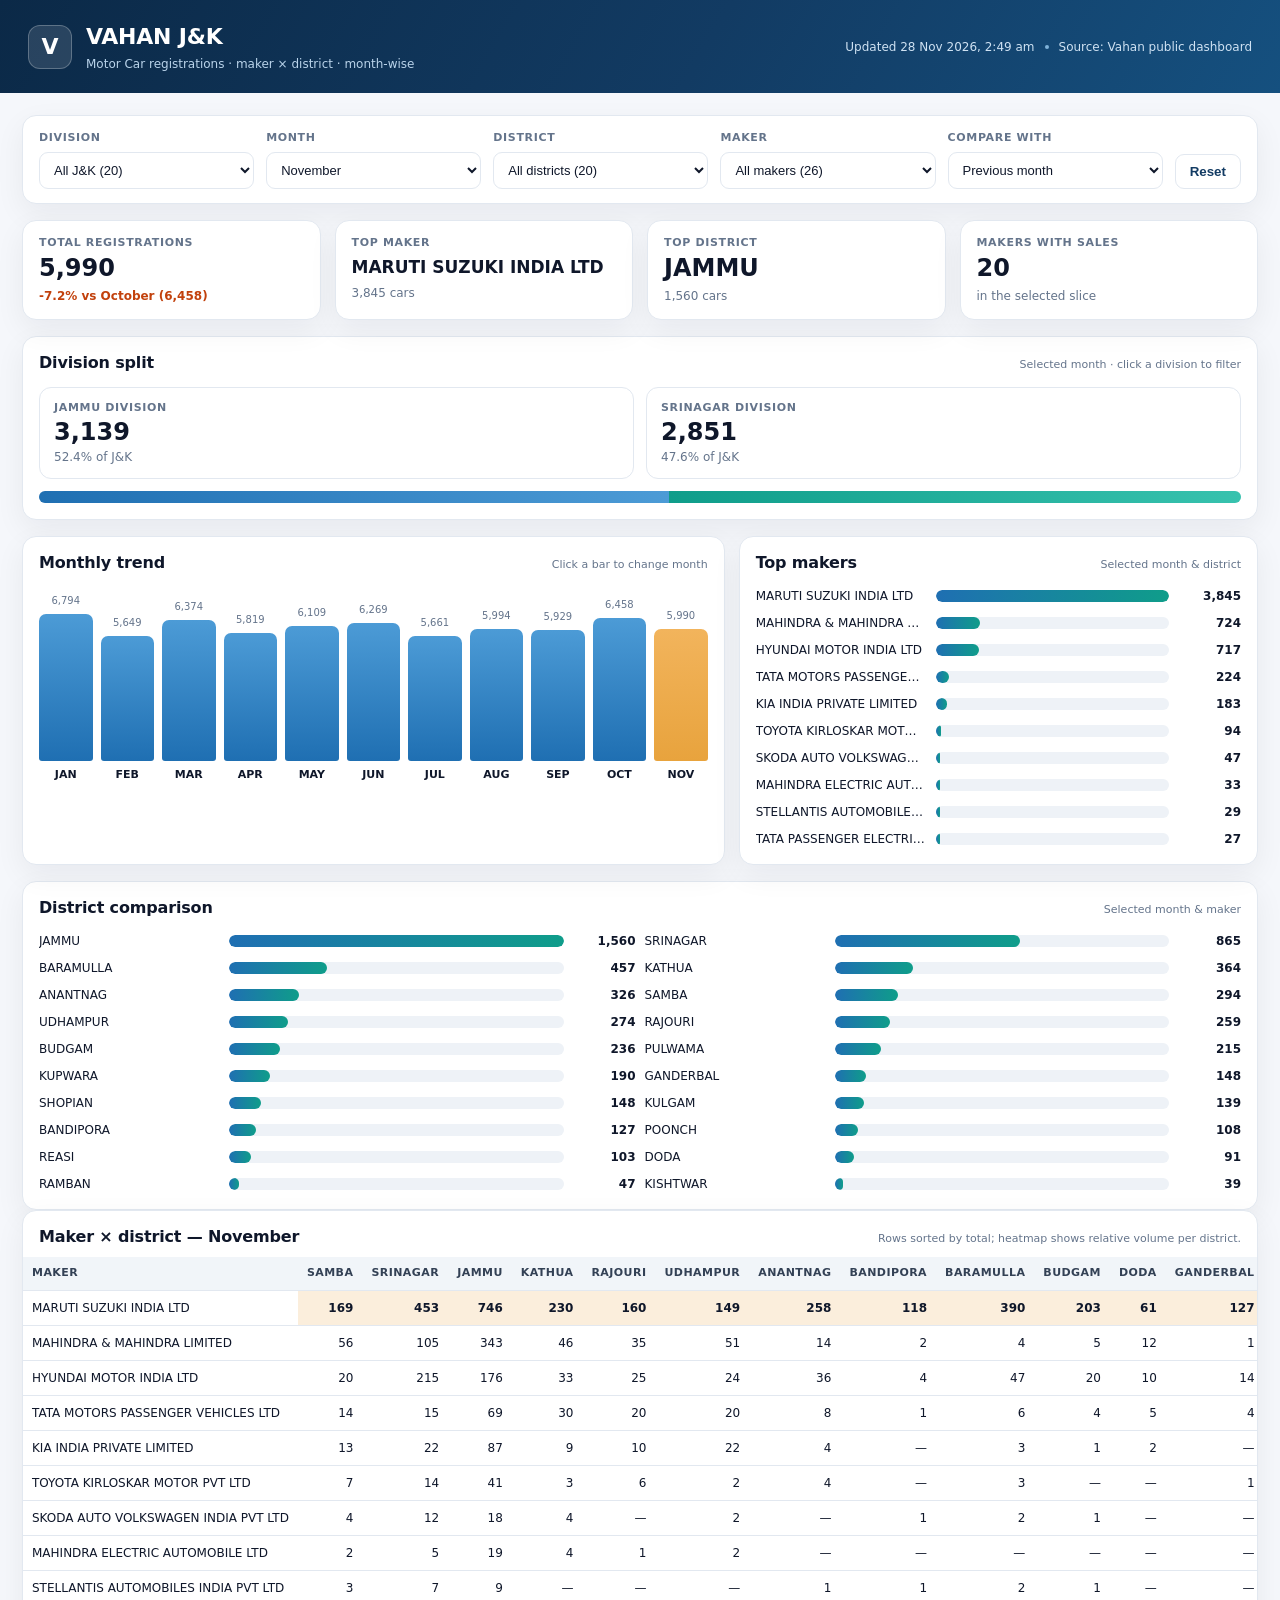
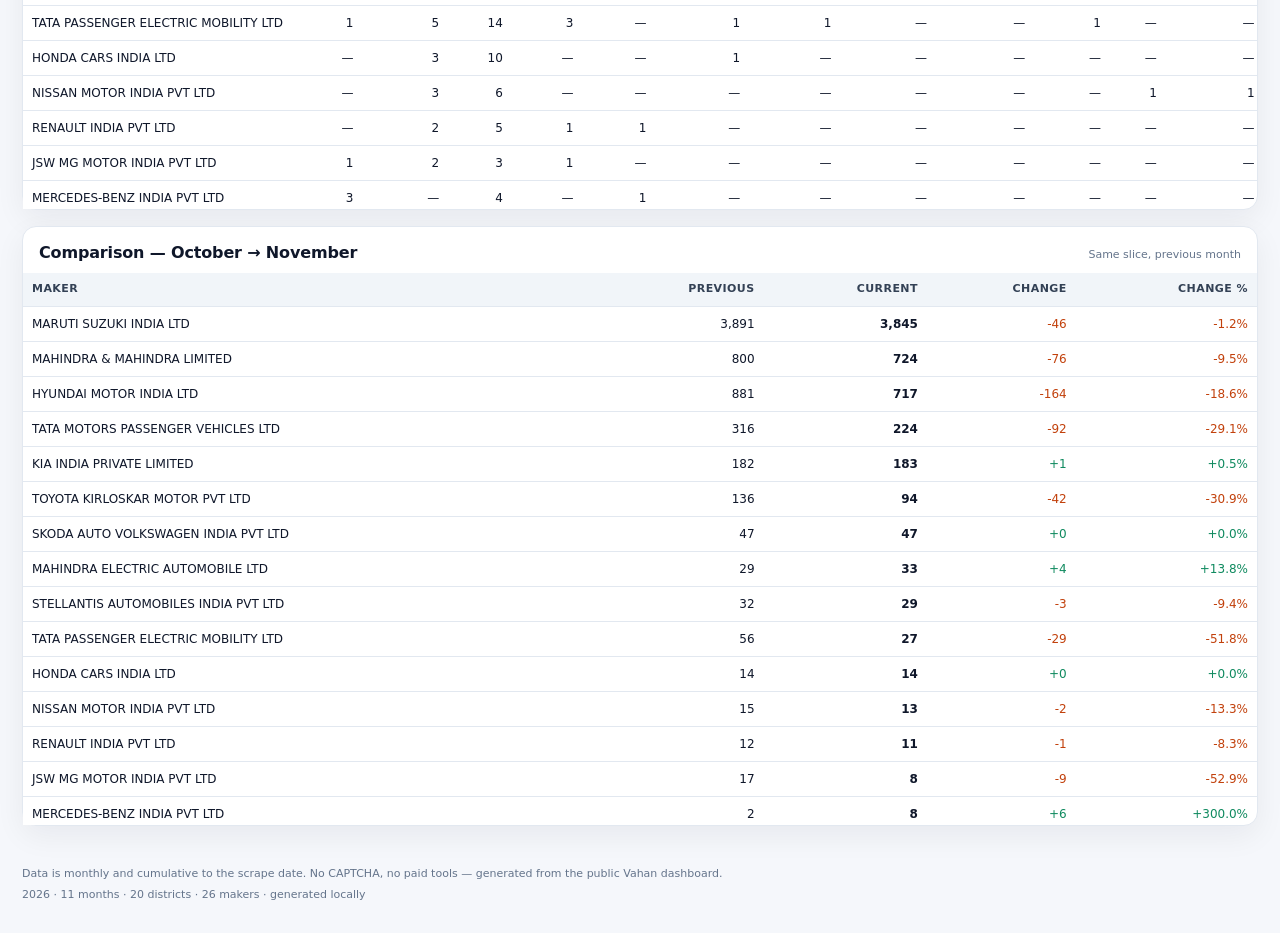
<file: index.html>
<!doctype html>
<html lang="en">
<head>
<meta charset="utf-8" />
<meta name="viewport" content="width=device-width, initial-scale=1" />
<title>VAHAN J&amp;K — Motor Car Dashboard</title>
<link rel="stylesheet" href="styles.css" />
</head>
<body>
<header class="topbar">
  <div class="brand">
    <div class="mark">V</div>
    <div>
      <h1>VAHAN J&amp;K</h1>
      <p>Motor Car registrations · maker × district · month-wise</p>
    </div>
  </div>
  <div class="meta">
    <span id="updated">Loading…</span>
    <span class="dot"></span>
    <span>Source: Vahan public dashboard</span>
  </div>
</header>

<main>
  <section class="filters card">
    <label>Division
      <select id="division"></select>
    </label>
    <label>Month
      <select id="month"></select>
    </label>
    <label>District
      <select id="district"></select>
    </label>
    <label>Maker
      <select id="maker"></select>
    </label>
    <label>Compare with
      <select id="compare">
        <option value="prev">Previous month</option>
        <option value="none">No comparison</option>
      </select>
    </label>
    <button id="reset" class="ghost" type="button">Reset</button>
  </section>

  <section class="kpis">
    <div class="kpi card">
      <span class="label">Total registrations</span>
      <strong id="kpiTotal">—</strong>
      <small id="kpiDelta" class="muted">—</small>
    </div>
    <div class="kpi card">
      <span class="label">Top maker</span>
      <strong id="kpiMaker">—</strong>
      <small id="kpiMakerValue" class="muted">—</small>
    </div>
    <div class="kpi card">
      <span class="label">Top district</span>
      <strong id="kpiDistrict">—</strong>
      <small id="kpiDistrictValue" class="muted">—</small>
    </div>
    <div class="kpi card">
      <span class="label">Makers with sales</span>
      <strong id="kpiMakers">—</strong>
      <small class="muted">in the selected slice</small>
    </div>
  </section>

  <section class="card division-card">
    <div class="card-head">
      <h2>Division split</h2>
      <span class="hint">Selected month · click a division to filter</span>
    </div>
    <div class="division-split">
      <button class="division-tile" id="divJammu" type="button">
        <span class="div-name">Jammu Division</span>
        <strong id="divJammuTotal">—</strong>
        <span id="divJammuPct" class="muted">—</span>
      </button>
      <button class="division-tile" id="divSrinagar" type="button">
        <span class="div-name">Srinagar Division</span>
        <strong id="divSrinagarTotal">—</strong>
        <span id="divSrinagarPct" class="muted">—</span>
      </button>
    </div>
    <div class="split-track" aria-hidden="true">
      <span id="splitJammu"></span>
      <span id="splitSrinagar"></span>
    </div>
  </section>

  <section class="two-col">
    <div class="card">
      <div class="card-head">
        <h2>Monthly trend</h2>
        <span class="hint">Click a bar to change month</span>
      </div>
      <div id="trend" class="trend"></div>
    </div>
    <div class="card">
      <div class="card-head">
        <h2>Top makers</h2>
        <span class="hint">Selected month &amp; district</span>
      </div>
      <div id="topMakers" class="bars"></div>
    </div>
  </section>

  <section class="card">
    <div class="card-head">
      <h2>District comparison</h2>
      <span class="hint">Selected month &amp; maker</span>
    </div>
    <div id="districtBars" class="bars district-bars"></div>
  </section>

  <section class="card">
    <div class="card-head">
      <h2 id="matrixTitle">Maker × district</h2>
      <span class="hint" id="matrixHint"></span>
    </div>
    <div class="table-wrap">
      <table id="matrix"></table>
    </div>
  </section>

  <section class="card" id="compareCard">
    <div class="card-head">
      <h2 id="compareTitle">Month comparison</h2>
      <span class="hint">Same slice, previous month</span>
    </div>
    <div class="table-wrap">
      <table id="compareTable"></table>
    </div>
  </section>
</main>

<footer>
  <p>Data is monthly and cumulative to the scrape date. No CAPTCHA, no paid tools — generated from the public Vahan dashboard.</p>
  <p id="footerMeta"></p>
</footer>

<script src="data.js"></script>
<script src="app.js"></script>
</body>
</html>
</file>
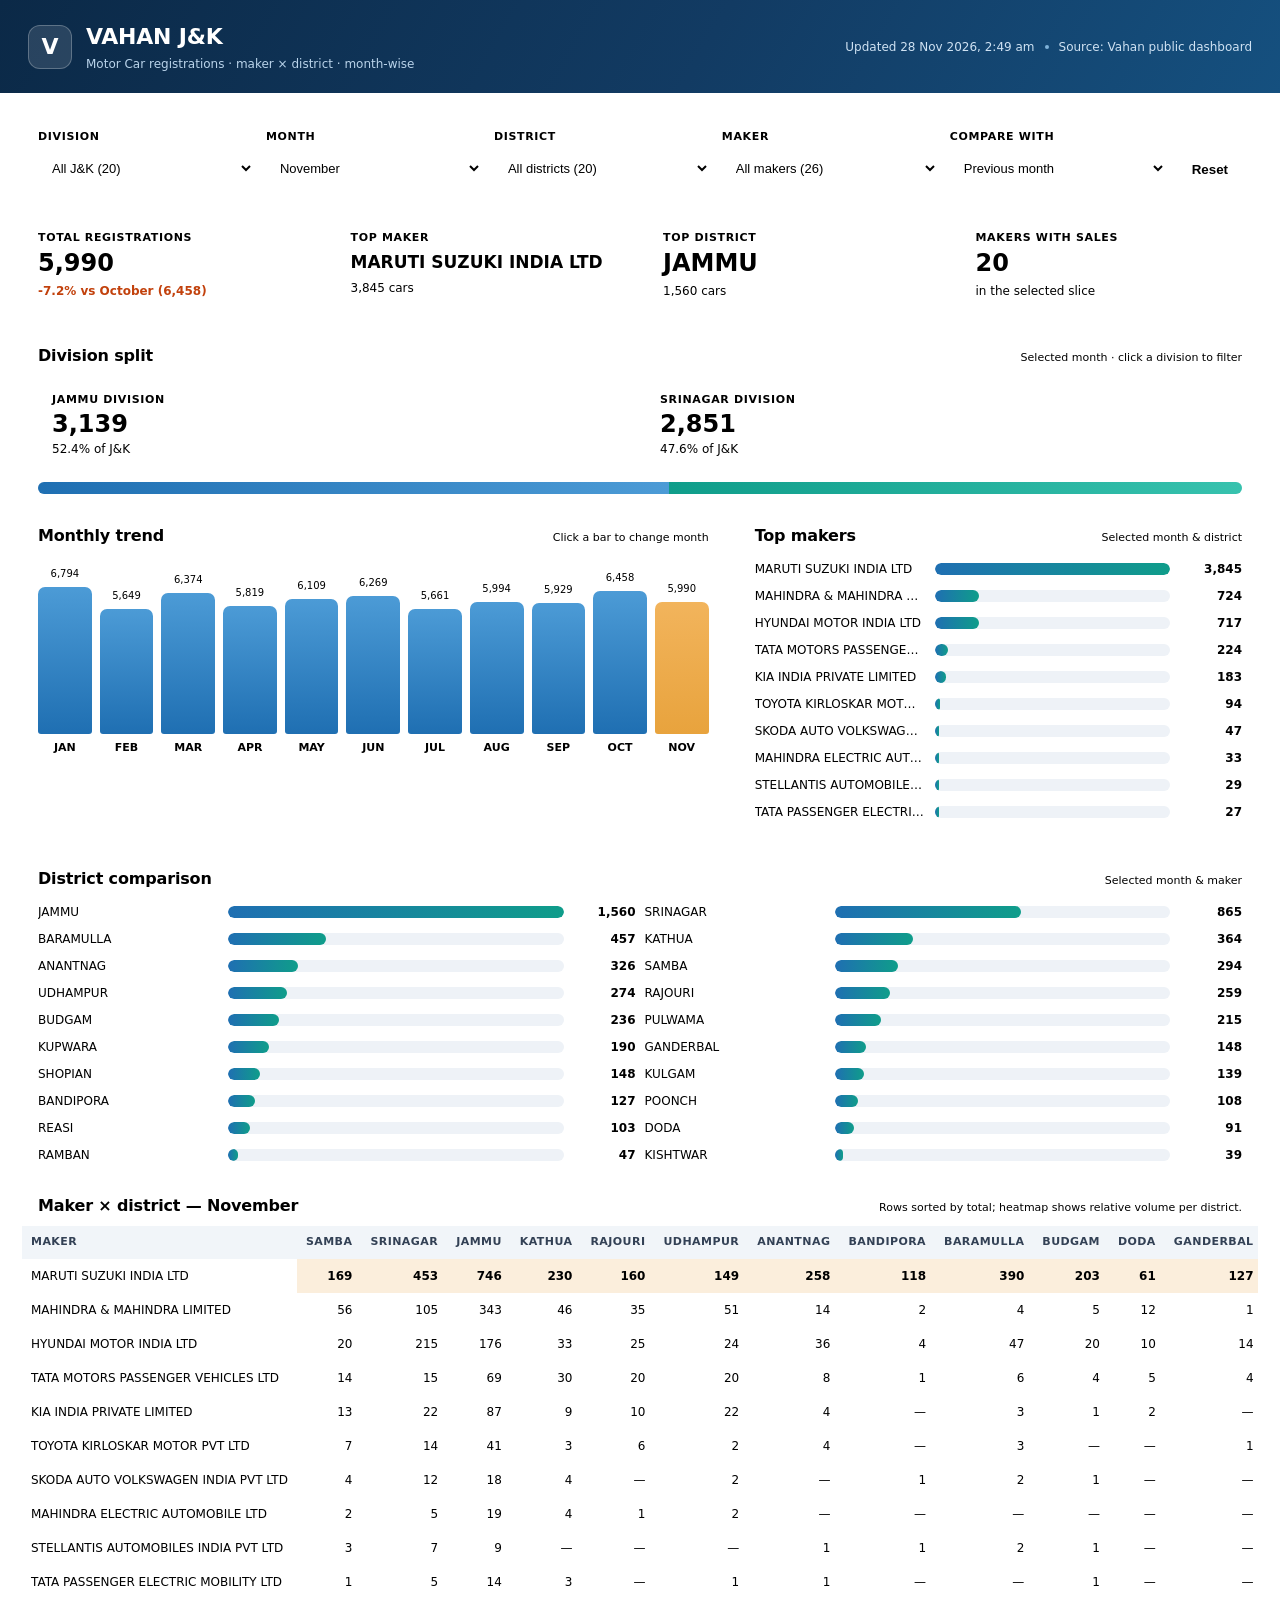
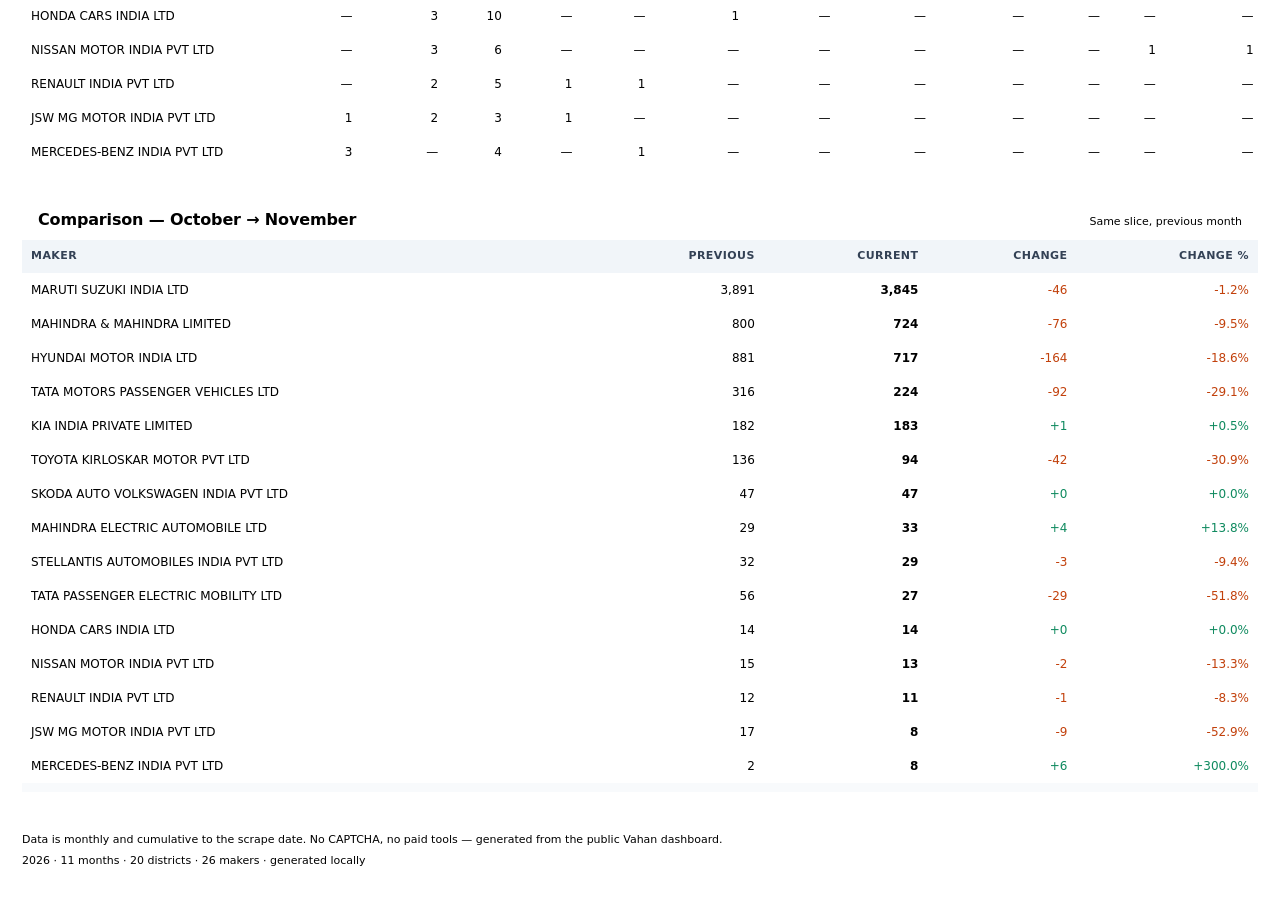
<file: VAHAN_DASHBOARD.html>
<!doctype html>
<html lang="en">
<head>
<meta charset="utf-8" />
<meta name="viewport" content="width=device-width, initial-scale=1" />
<title>VAHAN J&amp;K — Motor Car Dashboard</title>
<style>
﻿:root {
  --ink: #0f172a;
  --muted: #64748b;
  --line: #e2e8f0;
  --bg: #f5f7fb;
  --card: #ffffff;
  --navy: #123b63;
  --blue: #1f6fb2;
  --teal: #0f9d8a;
  --amber: #e8a33d;
  --shadow: 0 10px 30px rgba(15, 23, 42, 0.06);
}
* { box-sizing: border-box; }
html, body { margin: 0; padding: 0; }
body {
  background: var(--bg);
  color: var(--ink);
  font: 14px/1.5 "Segoe UI", system-ui, -apple-system, Arial, sans-serif;
}
h1, h2 { margin: 0; font-weight: 700; letter-spacing: -0.01em; }
h1 { font-size: 22px; }
h2 { font-size: 16px; }
p { margin: 0; }

.topbar {
  background: linear-gradient(120deg, #0b2947, #123b63 55%, #15507f);
  color: #fff;
  padding: 20px 28px;
  display: flex;
  align-items: center;
  justify-content: space-between;
  gap: 18px;
  flex-wrap: wrap;
}
.brand { display: flex; align-items: center; gap: 14px; }
.mark {
  width: 44px; height: 44px; border-radius: 12px;
  background: rgba(255,255,255,.12);
  border: 1px solid rgba(255,255,255,.25);
  display: grid; place-items: center;
  font-weight: 800; font-size: 22px;
}
.brand p { color: #b9d3ea; font-size: 12px; margin-top: 2px; }
.meta { display: flex; align-items: center; gap: 10px; color: #cfe2f3; font-size: 12px; flex-wrap: wrap; }
.dot { width: 4px; height: 4px; border-radius: 50%; background: #7fb2d9; }

main { max-width: 1400px; margin: 0 auto; padding: 22px 22px 40px; }
.card {
  background: var(--card);
  border: 1px solid var(--line);
  border-radius: 14px;
  box-shadow: var(--shadow);
}
.filters {
  display: grid;
  grid-template-columns: repeat(5, minmax(150px, 1fr)) auto;
  gap: 12px;
  padding: 14px 16px;
  align-items: end;
  margin-bottom: 16px;
}
.filters label { display: grid; gap: 5px; font-size: 11px; text-transform: uppercase; letter-spacing: .06em; color: var(--muted); font-weight: 600; }
select {
  width: 100%;
  padding: 9px 10px;
  border: 1px solid var(--line);
  border-radius: 9px;
  background: #fff;
  color: var(--ink);
  font-size: 13px;
}
select:focus { outline: 2px solid rgba(31,111,178,.25); border-color: var(--blue); }
button.ghost {
  padding: 9px 14px;
  border: 1px solid var(--line);
  background: #fff;
  border-radius: 9px;
  font-weight: 600;
  cursor: pointer;
  color: var(--navy);
}
button.ghost:hover { background: #f1f5f9; }

.kpis {
  display: grid;
  grid-template-columns: repeat(4, 1fr);
  gap: 14px;
  margin-bottom: 16px;
}
.kpi { padding: 14px 16px; display: grid; gap: 4px; }
.kpi .label { font-size: 11px; text-transform: uppercase; letter-spacing: .06em; color: var(--muted); font-weight: 600; }
.kpi strong { font-size: 24px; line-height: 1.15; overflow-wrap: anywhere; }
#kpiMaker { font-size: 17px; }
.kpi small { font-size: 12px; }
.muted { color: var(--muted); }
.up { color: #0f8a5f; font-weight: 600; }
.down { color: #c2410c; font-weight: 600; }

.two-col { display: grid; grid-template-columns: 1.15fr .85fr; gap: 14px; margin-bottom: 16px; }
.card-head { display: flex; align-items: baseline; justify-content: space-between; gap: 10px; padding: 14px 16px 0; flex-wrap: wrap; }
.hint { color: var(--muted); font-size: 11px; }

.trend {
  display: flex;
  align-items: flex-end;
  gap: 8px;
  height: 220px;
  padding: 18px 16px 12px;
  overflow-x: auto;
}
.trend .bar {
  flex: 1 0 42px;
  display: flex;
  flex-direction: column;
  align-items: center;
  justify-content: flex-end;
  height: 100%;
  cursor: pointer;
  gap: 6px;
}
.trend .fill {
  width: 100%;
  min-height: 2px;
  border-radius: 7px 7px 3px 3px;
  background: linear-gradient(180deg, #4c9bd6, #1f6fb2);
  transition: height .25s ease, background .2s ease;
}
.trend .bar.active .fill { background: linear-gradient(180deg, #f2b45c, #e8a33d); }
.trend .val { font-size: 10px; color: var(--muted); font-variant-numeric: tabular-nums; }
.trend .lab { font-size: 11px; font-weight: 600; color: var(--ink); }
.trend .bar:hover .fill { filter: brightness(1.08); }

.bars { padding: 12px 16px 16px; display: grid; gap: 9px; }
.bar-row { display: grid; grid-template-columns: 170px 1fr 62px; gap: 10px; align-items: center; cursor: pointer; }
.bar-row .name { font-size: 12px; color: var(--ink); overflow: hidden; text-overflow: ellipsis; white-space: nowrap; }
.bar-row .track { display: block; height: 12px; background: #eef2f7; border-radius: 999px; overflow: hidden; }
.bar-row .fill { display: block; height: 100%; border-radius: 999px; background: linear-gradient(90deg, #1f6fb2, #0f9d8a); }
.bar-row .num { text-align: right; font-size: 12px; font-weight: 700; font-variant-numeric: tabular-nums; }
.bar-row:hover .fill { filter: brightness(1.08); }
.district-bars { grid-template-columns: 1fr 1fr; display: grid; }
.district-bars .bar-row { grid-template-columns: 180px 1fr 62px; }

.table-wrap { overflow: auto; max-height: 560px; padding: 8px 0 4px; }
table { border-collapse: separate; border-spacing: 0; width: 100%; font-size: 12px; }
th, td { padding: 8px 9px; border-bottom: 1px solid var(--line); white-space: nowrap; }
thead th {
  position: sticky; top: 0; z-index: 2;
  background: #f1f5f9;
  color: #334155;
  font-size: 11px;
  text-transform: uppercase;
  letter-spacing: .04em;
  text-align: right;
}
thead th:first-child, tbody td:first-child {
  position: sticky; left: 0; z-index: 1;
  background: #fff;
  text-align: left;
  min-width: 220px;
}
thead th:first-child { z-index: 3; background: #f1f5f9; }
tbody tr:hover td { background: #f8fafc; }
tbody tr:hover td:first-child { background: #f8fafc; }
td.num { text-align: right; font-variant-numeric: tabular-nums; }
tfoot td { font-weight: 700; background: #f8fafc; border-top: 2px solid var(--line); }
.cell-hot { background: rgba(31,111,178,.10); }
.cell-top { background: rgba(232,163,61,.18); font-weight: 700; }

#compareCard { margin-top: 16px; }
.compare-up { color: #0f8a5f; }
.compare-down { color: #c2410c; }

footer { max-width: 1400px; margin: 0 auto; padding: 0 22px 30px; color: var(--muted); font-size: 11px; display: grid; gap: 4px; }

@media (max-width: 1000px) {
  .filters { grid-template-columns: repeat(2, 1fr); }
  .kpis { grid-template-columns: repeat(2, 1fr); }
  .two-col { grid-template-columns: 1fr; }
  .district-bars { grid-template-columns: 1fr; }
}
@media (max-width: 620px) {
  .filters, .kpis { grid-template-columns: 1fr; }
  .division-split { grid-template-columns: 1fr; }
  .bar-row { grid-template-columns: 120px 1fr 54px; }
  .topbar { padding: 16px; }
  main { padding: 14px; }
}



/* Division filter + split */
.division-card { margin-bottom: 16px; }
.division-split {
  display: grid;
  grid-template-columns: 1fr 1fr;
  gap: 12px;
  padding: 12px 16px;
}
.division-tile {
  display: grid;
  font: inherit;
  gap: 3px;
  text-align: left;
  padding: 12px 14px;
  border: 1px solid var(--line);
  border-radius: 12px;
  background: #fff;
  color: var(--ink);
  cursor: pointer;
  transition: border-color .15s ease, box-shadow .15s ease, transform .15s ease;
}
.division-tile:hover { transform: translateY(-1px); box-shadow: var(--shadow); }
.division-tile.active {
  border-color: var(--amber);
  box-shadow: 0 0 0 3px rgba(232, 163, 61, .16);
}
.division-tile .div-name {
  font-size: 11px;
  text-transform: uppercase;
  letter-spacing: .06em;
  color: var(--muted);
  font-weight: 600;
}
.division-tile strong { font-size: 24px; line-height: 1.1; }
.division-tile .muted { font-size: 12px; }
.split-track {
  display: flex;
  height: 12px;
  margin: 0 16px 16px;
  border-radius: 999px;
  overflow: hidden;
  background: #eef2f7;
}
.split-track span { display: block; height: 100%; transition: width .25s ease; }
#splitJammu { background: linear-gradient(90deg, #1f6fb2, #4c9bd6); }
#splitSrinagar { background: linear-gradient(90deg, #0f9d8a, #37c2ae); }


</style>
</head>
<body>
<header class="topbar">
  <div class="brand">
    <div class="mark">V</div>
    <div>
      <h1>VAHAN J&amp;K</h1>
      <p>Motor Car registrations · maker × district · month-wise</p>
    </div>
  </div>
  <div class="meta">
    <span id="updated">Loading…</span>
    <span class="dot"></span>
    <span>Source: Vahan public dashboard</span>
  </div>
</header>

<main>
  <section class="filters card">
    <label>Division
      <select id="division"></select>
    </label>
    <label>Month
      <select id="month"></select>
    </label>
    <label>District
      <select id="district"></select>
    </label>
    <label>Maker
      <select id="maker"></select>
    </label>
    <label>Compare with
      <select id="compare">
        <option value="prev">Previous month</option>
        <option value="none">No comparison</option>
      </select>
    </label>
    <button id="reset" class="ghost" type="button">Reset</button>
  </section>

  <section class="kpis">
    <div class="kpi card">
      <span class="label">Total registrations</span>
      <strong id="kpiTotal">—</strong>
      <small id="kpiDelta" class="muted">—</small>
    </div>
    <div class="kpi card">
      <span class="label">Top maker</span>
      <strong id="kpiMaker">—</strong>
      <small id="kpiMakerValue" class="muted">—</small>
    </div>
    <div class="kpi card">
      <span class="label">Top district</span>
      <strong id="kpiDistrict">—</strong>
      <small id="kpiDistrictValue" class="muted">—</small>
    </div>
    <div class="kpi card">
      <span class="label">Makers with sales</span>
      <strong id="kpiMakers">—</strong>
      <small class="muted">in the selected slice</small>
    </div>
  </section>

  <section class="card division-card">
    <div class="card-head">
      <h2>Division split</h2>
      <span class="hint">Selected month · click a division to filter</span>
    </div>
    <div class="division-split">
      <button class="division-tile" id="divJammu" type="button">
        <span class="div-name">Jammu Division</span>
        <strong id="divJammuTotal">—</strong>
        <span id="divJammuPct" class="muted">—</span>
      </button>
      <button class="division-tile" id="divSrinagar" type="button">
        <span class="div-name">Srinagar Division</span>
        <strong id="divSrinagarTotal">—</strong>
        <span id="divSrinagarPct" class="muted">—</span>
      </button>
    </div>
    <div class="split-track" aria-hidden="true">
      <span id="splitJammu"></span>
      <span id="splitSrinagar"></span>
    </div>
  </section>

  <section class="two-col">
    <div class="card">
      <div class="card-head">
        <h2>Monthly trend</h2>
        <span class="hint">Click a bar to change month</span>
      </div>
      <div id="trend" class="trend"></div>
    </div>
    <div class="card">
      <div class="card-head">
        <h2>Top makers</h2>
        <span class="hint">Selected month &amp; district</span>
      </div>
      <div id="topMakers" class="bars"></div>
    </div>
  </section>

  <section class="card">
    <div class="card-head">
      <h2>District comparison</h2>
      <span class="hint">Selected month &amp; maker</span>
    </div>
    <div id="districtBars" class="bars district-bars"></div>
  </section>

  <section class="card">
    <div class="card-head">
      <h2 id="matrixTitle">Maker × district</h2>
      <span class="hint" id="matrixHint"></span>
    </div>
    <div class="table-wrap">
      <table id="matrix"></table>
    </div>
  </section>

  <section class="card" id="compareCard">
    <div class="card-head">
      <h2 id="compareTitle">Month comparison</h2>
      <span class="hint">Same slice, previous month</span>
    </div>
    <div class="table-wrap">
      <table id="compareTable"></table>
    </div>
  </section>
</main>

<footer>
  <p>Data is monthly and cumulative to the scrape date. No CAPTCHA, no paid tools — generated from the public Vahan dashboard.</p>
  <p id="footerMeta"></p>
</footer>

<script>
window.VAHAN_DATA = {"updated":"2026-11-28T08:19:18+05:30","year":2026,"current":"NOV","months":["JAN","FEB","MAR","APR","MAY","JUN","JUL","AUG","SEP","OCT","NOV"],"districts":["SAMBA ARTO - JK21","SRINAGAR RTO - JK1","JAMMU RTO - JK2","KATHUA RTO - JK8","RAJOURI ARTO - JK11","UDHAMPUR ARTO - JK14","ANANTNAG ARTO - JK3","BANDIPORA ARTO - JK15","BARAMULLA ARTO - JK5","BUDGAM ARTO - JK4","DODA ARTO - JK6","GANDERBAL ARTO - JK16","KISHTWAR ARTO - JK17","KULGAM ARTO - JK18","KUPWARA ARTO - JK9","POONCH ARTO - JK12","PULWAMA ARTO - JK13","RAMBAN ARTO - JK19","REASI ARTO - JK20","SHOPIAN ARTO - JK22"],"makers":["BMW INDIA PVT LTD","BYD INDIA PRIVATE LIMITED","FORCE MOTORS LIMITED","HONDA CARS INDIA LTD","HYUNDAI MOTOR INDIA LTD","ISUZU MOTORS INDIA PVT LTD","JAGUAR LAND ROVER INDIA LIMITED","JSW MG MOTOR INDIA PVT LTD","KIA INDIA PRIVATE LIMITED","MAHINDRA & MAHINDRA LIMITED","MAHINDRA DEFENCE SYSTEMS LTD","MAHINDRA ELECTRIC AUTOMOBILE LTD","MARUTI SUZUKI INDIA LTD","MERCEDES -BENZ AG","MERCEDES-BENZ INDIA PVT LTD","NISSAN MOTOR INDIA PVT LTD","RENAULT INDIA PVT LTD","SKODA AUTO VOLKSWAGEN INDIA PVT LTD","STELLANTIS AUTOMOBILES INDIA PVT LTD","STELLANTIS INDIA PVT LTD","TATA MOTORS LTD","TATA MOTORS PASSENGER VEHICLES LTD","TATA PASSENGER ELECTRIC MOBILITY LTD","TOYOTA KIRLOSKAR MOTOR PVT LTD","VINFAST AUTO INDIA PVT LTD","VOLKSWAGEN AG"],"values":{"JAN":{"SAMBA ARTO - JK21":{"HONDA CARS INDIA LTD":1,"HYUNDAI MOTOR INDIA LTD":35,"KIA INDIA PRIVATE LIMITED":11,"MAHINDRA & MAHINDRA LIMITED":49,"MARUTI SUZUKI INDIA LTD":142,"SKODA AUTO VOLKSWAGEN INDIA PVT LTD":2,"STELLANTIS AUTOMOBILES INDIA PVT LTD":1,"TATA MOTORS PASSENGER VEHICLES LTD":11,"TATA PASSENGER ELECTRIC MOBILITY LTD":3,"TOYOTA KIRLOSKAR MOTOR PVT LTD":7},"SRINAGAR RTO - JK1":{"FORCE MOTORS LIMITED":1,"HONDA CARS INDIA LTD":4,"HYUNDAI MOTOR INDIA LTD":300,"JAGUAR LAND ROVER INDIA LIMITED":1,"JSW MG MOTOR INDIA PVT LTD":3,"KIA INDIA PRIVATE LIMITED":31,"MAHINDRA ELECTRIC AUTOMOBILE LTD":2,"MAHINDRA & MAHINDRA LIMITED":121,"MARUTI SUZUKI INDIA LTD":518,"NISSAN MOTOR INDIA PVT LTD":3,"RENAULT INDIA PVT LTD":2,"SKODA AUTO VOLKSWAGEN INDIA PVT LTD":20,"TATA MOTORS PASSENGER VEHICLES LTD":24,"TOYOTA KIRLOSKAR MOTOR PVT LTD":30},"JAMMU RTO - JK2":{"BMW INDIA PVT LTD":2,"FORCE MOTORS LIMITED":8,"HONDA CARS INDIA LTD":10,"HYUNDAI MOTOR INDIA LTD":230,"JSW MG MOTOR INDIA PVT LTD":12,"KIA INDIA PRIVATE LIMITED":80,"MAHINDRA ELECTRIC AUTOMOBILE LTD":4,"MAHINDRA & MAHINDRA LIMITED":438,"MARUTI SUZUKI INDIA LTD":855,"MERCEDES-BENZ INDIA PVT LTD":2,"NISSAN MOTOR INDIA PVT LTD":5,"RENAULT INDIA PVT LTD":1,"SKODA AUTO VOLKSWAGEN INDIA PVT LTD":31,"STELLANTIS AUTOMOBILES INDIA PVT LTD":15,"STELLANTIS INDIA PVT LTD":1,"TATA MOTORS PASSENGER VEHICLES LTD":82,"TATA PASSENGER ELECTRIC MOBILITY LTD":18,"TOYOTA KIRLOSKAR MOTOR PVT LTD":29},"KATHUA RTO - JK8":{"HONDA CARS INDIA LTD":3,"HYUNDAI MOTOR INDIA LTD":43,"KIA INDIA PRIVATE LIMITED":4,"MAHINDRA ELECTRIC AUTOMOBILE LTD":2,"MAHINDRA & MAHINDRA LIMITED":39,"MARUTI SUZUKI INDIA LTD":180,"NISSAN MOTOR INDIA PVT LTD":1,"RENAULT INDIA PVT LTD":1,"SKODA AUTO VOLKSWAGEN INDIA PVT LTD":1,"TATA MOTORS PASSENGER VEHICLES LTD":17,"TATA PASSENGER ELECTRIC MOBILITY LTD":1,"TOYOTA KIRLOSKAR MOTOR PVT LTD":2},"RAJOURI ARTO - JK11":{"HYUNDAI MOTOR INDIA LTD":34,"ISUZU MOTORS INDIA PVT LTD":1,"KIA INDIA PRIVATE LIMITED":8,"MAHINDRA DEFENCE SYSTEMS LTD":1,"MAHINDRA & MAHINDRA LIMITED":36,"MARUTI SUZUKI INDIA LTD":199,"RENAULT INDIA PVT LTD":2,"SKODA AUTO VOLKSWAGEN INDIA PVT LTD":2,"STELLANTIS AUTOMOBILES INDIA PVT LTD":1,"TATA MOTORS LTD":1,"TATA MOTORS PASSENGER VEHICLES LTD":14,"TATA PASSENGER ELECTRIC MOBILITY LTD":1},"UDHAMPUR ARTO - JK14":{"HYUNDAI MOTOR INDIA LTD":28,"KIA INDIA PRIVATE LIMITED":17,"MAHINDRA & MAHINDRA LIMITED":26,"MARUTI SUZUKI INDIA LTD":93,"TATA MOTORS PASSENGER VEHICLES LTD":15,"TATA PASSENGER ELECTRIC MOBILITY LTD":1,"TOYOTA KIRLOSKAR MOTOR PVT LTD":5},"ANANTNAG ARTO - JK3":{"HYUNDAI MOTOR INDIA LTD":56,"KIA INDIA PRIVATE LIMITED":4,"MAHINDRA & MAHINDRA LIMITED":17,"MARUTI SUZUKI INDIA LTD":300,"NISSAN MOTOR INDIA PVT LTD":1,"TATA MOTORS PASSENGER VEHICLES LTD":12,"TOYOTA KIRLOSKAR MOTOR PVT LTD":2},"BANDIPORA ARTO - JK15":{"HYUNDAI MOTOR INDIA LTD":16,"KIA INDIA PRIVATE LIMITED":1,"MAHINDRA & MAHINDRA LIMITED":1,"MARUTI SUZUKI INDIA LTD":138,"TATA MOTORS PASSENGER VEHICLES LTD":1},"BARAMULLA ARTO - JK5":{"HYUNDAI MOTOR INDIA LTD":76,"JSW MG MOTOR INDIA PVT LTD":1,"KIA INDIA PRIVATE LIMITED":7,"MAHINDRA ELECTRIC AUTOMOBILE LTD":1,"MAHINDRA & MAHINDRA LIMITED":17,"MARUTI SUZUKI INDIA LTD":451,"SKODA AUTO VOLKSWAGEN INDIA PVT LTD":1,"STELLANTIS AUTOMOBILES INDIA PVT LTD":1,"TATA MOTORS PASSENGER VEHICLES LTD":14,"TATA PASSENGER ELECTRIC MOBILITY LTD":1,"TOYOTA KIRLOSKAR MOTOR PVT LTD":9},"BUDGAM ARTO - JK4":{"HYUNDAI MOTOR INDIA LTD":28,"KIA INDIA PRIVATE LIMITED":7,"MAHINDRA & MAHINDRA LIMITED":4,"MARUTI SUZUKI INDIA LTD":236,"NISSAN MOTOR INDIA PVT LTD":1,"TATA MOTORS PASSENGER VEHICLES LTD":3,"TATA PASSENGER ELECTRIC MOBILITY LTD":1,"TOYOTA KIRLOSKAR MOTOR PVT LTD":5,"VINFAST AUTO INDIA PVT LTD":1},"DODA ARTO - JK6":{"HYUNDAI MOTOR INDIA LTD":17,"KIA INDIA PRIVATE LIMITED":3,"MAHINDRA & MAHINDRA LIMITED":6,"MARUTI SUZUKI INDIA LTD":52,"SKODA AUTO VOLKSWAGEN INDIA PVT LTD":1,"TATA MOTORS PASSENGER VEHICLES LTD":5,"TOYOTA KIRLOSKAR MOTOR PVT LTD":1},"GANDERBAL ARTO - JK16":{"HYUNDAI MOTOR INDIA LTD":27,"KIA INDIA PRIVATE LIMITED":1,"MARUTI SUZUKI INDIA LTD":145,"NISSAN MOTOR INDIA PVT LTD":2,"RENAULT INDIA PVT LTD":1,"TATA MOTORS PASSENGER VEHICLES LTD":5,"TATA PASSENGER ELECTRIC MOBILITY LTD":1,"TOYOTA KIRLOSKAR MOTOR PVT LTD":2},"KISHTWAR ARTO - JK17":{"HYUNDAI MOTOR INDIA LTD":5,"KIA INDIA PRIVATE LIMITED":5,"MAHINDRA & MAHINDRA LIMITED":4,"MARUTI SUZUKI INDIA LTD":22,"TATA MOTORS PASSENGER VEHICLES LTD":3},"KULGAM ARTO - JK18":{"HYUNDAI MOTOR INDIA LTD":14,"MAHINDRA & MAHINDRA LIMITED":6,"MARUTI SUZUKI INDIA LTD":128,"TATA MOTORS PASSENGER VEHICLES LTD":3,"TOYOTA KIRLOSKAR MOTOR PVT LTD":3},"KUPWARA ARTO - JK9":{"HYUNDAI MOTOR INDIA LTD":40,"JSW MG MOTOR INDIA PVT LTD":1,"KIA INDIA PRIVATE LIMITED":1,"MAHINDRA & MAHINDRA LIMITED":3,"MARUTI SUZUKI INDIA LTD":202,"NISSAN MOTOR INDIA PVT LTD":1,"TATA MOTORS PASSENGER VEHICLES LTD":4},"POONCH ARTO - JK12":{"HYUNDAI MOTOR INDIA LTD":24,"KIA INDIA PRIVATE LIMITED":4,"MAHINDRA & MAHINDRA LIMITED":29,"MARUTI SUZUKI INDIA LTD":114,"NISSAN MOTOR INDIA PVT LTD":1,"STELLANTIS AUTOMOBILES INDIA PVT LTD":1,"TATA MOTORS PASSENGER VEHICLES LTD":1},"PULWAMA ARTO - JK13":{"HYUNDAI MOTOR INDIA LTD":31,"JSW MG MOTOR INDIA PVT LTD":1,"KIA INDIA PRIVATE LIMITED":4,"MAHINDRA & MAHINDRA LIMITED":8,"MARUTI SUZUKI INDIA LTD":194,"NISSAN MOTOR INDIA PVT LTD":2,"SKODA AUTO VOLKSWAGEN INDIA PVT LTD":2,"TATA MOTORS PASSENGER VEHICLES LTD":5,"TOYOTA KIRLOSKAR MOTOR PVT LTD":5},"RAMBAN ARTO - JK19":{"HYUNDAI MOTOR INDIA LTD":9,"KIA INDIA PRIVATE LIMITED":1,"MAHINDRA & MAHINDRA LIMITED":4,"MARUTI SUZUKI INDIA LTD":41,"RENAULT INDIA PVT LTD":1,"TATA MOTORS PASSENGER VEHICLES LTD":5},"REASI ARTO - JK20":{"HYUNDAI MOTOR INDIA LTD":4,"KIA INDIA PRIVATE LIMITED":4,"MAHINDRA & MAHINDRA LIMITED":17,"MARUTI SUZUKI INDIA LTD":46,"STELLANTIS AUTOMOBILES INDIA PVT LTD":1,"TATA MOTORS PASSENGER VEHICLES LTD":5,"TOYOTA KIRLOSKAR MOTOR PVT LTD":1},"SHOPIAN ARTO - JK22":{"HONDA CARS INDIA LTD":1,"HYUNDAI MOTOR INDIA LTD":29,"KIA INDIA PRIVATE LIMITED":2,"MAHINDRA & MAHINDRA LIMITED":10,"MARUTI SUZUKI INDIA LTD":126,"NISSAN MOTOR INDIA PVT LTD":1,"SKODA AUTO VOLKSWAGEN INDIA PVT LTD":2,"TATA MOTORS PASSENGER VEHICLES LTD":4,"TOYOTA KIRLOSKAR MOTOR PVT LTD":2}},"FEB":{"SAMBA ARTO - JK21":{"HYUNDAI MOTOR INDIA LTD":27,"KIA INDIA PRIVATE LIMITED":8,"MAHINDRA & MAHINDRA LIMITED":57,"MARUTI SUZUKI INDIA LTD":129,"MERCEDES-BENZ INDIA PVT LTD":1,"SKODA AUTO VOLKSWAGEN INDIA PVT LTD":2,"STELLANTIS AUTOMOBILES INDIA PVT LTD":1,"TATA MOTORS PASSENGER VEHICLES LTD":16,"TATA PASSENGER ELECTRIC MOBILITY LTD":3,"TOYOTA KIRLOSKAR MOTOR PVT LTD":6},"SRINAGAR RTO - JK1":{"BMW INDIA PVT LTD":1,"HONDA CARS INDIA LTD":1,"HYUNDAI MOTOR INDIA LTD":290,"JAGUAR LAND ROVER INDIA LIMITED":1,"JSW MG MOTOR INDIA PVT LTD":7,"KIA INDIA PRIVATE LIMITED":34,"MAHINDRA ELECTRIC AUTOMOBILE LTD":1,"MAHINDRA & MAHINDRA LIMITED":139,"MARUTI SUZUKI INDIA LTD":469,"NISSAN MOTOR INDIA PVT LTD":2,"RENAULT INDIA PVT LTD":4,"SKODA AUTO VOLKSWAGEN INDIA PVT LTD":10,"STELLANTIS AUTOMOBILES INDIA PVT LTD":5,"TATA MOTORS PASSENGER VEHICLES LTD":34,"TATA PASSENGER ELECTRIC MOBILITY LTD":3,"TOYOTA KIRLOSKAR MOTOR PVT LTD":35},"JAMMU RTO - JK2":{"HONDA CARS INDIA LTD":5,"HYUNDAI MOTOR INDIA LTD":202,"JSW MG MOTOR INDIA PVT LTD":4,"KIA INDIA PRIVATE LIMITED":60,"MAHINDRA ELECTRIC AUTOMOBILE LTD":6,"MAHINDRA & MAHINDRA LIMITED":312,"MARUTI SUZUKI INDIA LTD":584,"MERCEDES-BENZ INDIA PVT LTD":3,"NISSAN MOTOR INDIA PVT LTD":4,"RENAULT INDIA PVT LTD":5,"SKODA AUTO VOLKSWAGEN INDIA PVT LTD":23,"STELLANTIS AUTOMOBILES INDIA PVT LTD":8,"STELLANTIS INDIA PVT LTD":1,"TATA MOTORS PASSENGER VEHICLES LTD":125,"TATA PASSENGER ELECTRIC MOBILITY LTD":6,"TOYOTA KIRLOSKAR MOTOR PVT LTD":46,"VINFAST AUTO INDIA PVT LTD":9},"KATHUA RTO - JK8":{"HONDA CARS INDIA LTD":1,"HYUNDAI MOTOR INDIA LTD":40,"KIA INDIA PRIVATE LIMITED":12,"MAHINDRA ELECTRIC AUTOMOBILE LTD":3,"MAHINDRA & MAHINDRA LIMITED":52,"MARUTI SUZUKI INDIA LTD":144,"NISSAN MOTOR INDIA PVT LTD":2,"RENAULT INDIA PVT LTD":1,"SKODA AUTO VOLKSWAGEN INDIA PVT LTD":4,"STELLANTIS AUTOMOBILES INDIA PVT LTD":1,"TATA MOTORS PASSENGER VEHICLES LTD":32,"TATA PASSENGER ELECTRIC MOBILITY LTD":1,"TOYOTA KIRLOSKAR MOTOR PVT LTD":1,"VINFAST AUTO INDIA PVT LTD":1},"RAJOURI ARTO - JK11":{"HYUNDAI MOTOR INDIA LTD":36,"KIA INDIA PRIVATE LIMITED":3,"MAHINDRA & MAHINDRA LIMITED":44,"MARUTI SUZUKI INDIA LTD":112,"RENAULT INDIA PVT LTD":2,"TATA MOTORS PASSENGER VEHICLES LTD":23,"TOYOTA KIRLOSKAR MOTOR PVT LTD":3},"UDHAMPUR ARTO - JK14":{"HYUNDAI MOTOR INDIA LTD":25,"KIA INDIA PRIVATE LIMITED":12,"MAHINDRA ELECTRIC AUTOMOBILE LTD":1,"MAHINDRA & MAHINDRA LIMITED":31,"MARUTI SUZUKI INDIA LTD":83,"SKODA AUTO VOLKSWAGEN INDIA PVT LTD":2,"TATA MOTORS PASSENGER VEHICLES LTD":33,"TATA PASSENGER ELECTRIC MOBILITY LTD":1,"TOYOTA KIRLOSKAR MOTOR PVT LTD":9},"ANANTNAG ARTO - JK3":{"HYUNDAI MOTOR INDIA LTD":62,"JSW MG MOTOR INDIA PVT LTD":2,"KIA INDIA PRIVATE LIMITED":6,"MAHINDRA & MAHINDRA LIMITED":24,"MARUTI SUZUKI INDIA LTD":210,"RENAULT INDIA PVT LTD":2,"SKODA AUTO VOLKSWAGEN INDIA PVT LTD":1,"TATA MOTORS PASSENGER VEHICLES LTD":18,"TOYOTA KIRLOSKAR MOTOR PVT LTD":2},"BANDIPORA ARTO - JK15":{"HYUNDAI MOTOR INDIA LTD":17,"KIA INDIA PRIVATE LIMITED":2,"MAHINDRA & MAHINDRA LIMITED":2,"MARUTI SUZUKI INDIA LTD":121,"NISSAN MOTOR INDIA PVT LTD":1,"RENAULT INDIA PVT LTD":1,"TATA MOTORS PASSENGER VEHICLES LTD":4},"BARAMULLA ARTO - JK5":{"HYUNDAI MOTOR INDIA LTD":66,"JSW MG MOTOR INDIA PVT LTD":2,"KIA INDIA PRIVATE LIMITED":4,"MAHINDRA ELECTRIC AUTOMOBILE LTD":1,"MAHINDRA & MAHINDRA LIMITED":14,"MARUTI SUZUKI INDIA LTD":307,"SKODA AUTO VOLKSWAGEN INDIA PVT LTD":2,"STELLANTIS AUTOMOBILES INDIA PVT LTD":1,"TATA MOTORS PASSENGER VEHICLES LTD":19,"TOYOTA KIRLOSKAR MOTOR PVT LTD":7},"BUDGAM ARTO - JK4":{"HYUNDAI MOTOR INDIA LTD":39,"KIA INDIA PRIVATE LIMITED":6,"MAHINDRA & MAHINDRA LIMITED":8,"MARUTI SUZUKI INDIA LTD":168,"NISSAN MOTOR INDIA PVT LTD":1,"SKODA AUTO VOLKSWAGEN INDIA PVT LTD":1,"STELLANTIS AUTOMOBILES INDIA PVT LTD":1,"TATA MOTORS PASSENGER VEHICLES LTD":11,"TOYOTA KIRLOSKAR MOTOR PVT LTD":1},"DODA ARTO - JK6":{"HYUNDAI MOTOR INDIA LTD":10,"KIA INDIA PRIVATE LIMITED":1,"MAHINDRA & MAHINDRA LIMITED":8,"MARUTI SUZUKI INDIA LTD":40,"RENAULT INDIA PVT LTD":1,"STELLANTIS AUTOMOBILES INDIA PVT LTD":2,"TATA MOTORS PASSENGER VEHICLES LTD":9},"GANDERBAL ARTO - JK16":{"HYUNDAI MOTOR INDIA LTD":18,"KIA INDIA PRIVATE LIMITED":1,"MAHINDRA & MAHINDRA LIMITED":1,"MARUTI SUZUKI INDIA LTD":112,"STELLANTIS AUTOMOBILES INDIA PVT LTD":1,"TATA MOTORS PASSENGER VEHICLES LTD":8},"KISHTWAR ARTO - JK17":{"HYUNDAI MOTOR INDIA LTD":2,"KIA INDIA PRIVATE LIMITED":2,"MAHINDRA & MAHINDRA LIMITED":4,"MARUTI SUZUKI INDIA LTD":24,"TATA MOTORS PASSENGER VEHICLES LTD":8,"TATA PASSENGER ELECTRIC MOBILITY LTD":1},"KULGAM ARTO - JK18":{"HYUNDAI MOTOR INDIA LTD":19,"MAHINDRA & MAHINDRA LIMITED":4,"MARUTI SUZUKI INDIA LTD":85,"TATA MOTORS PASSENGER VEHICLES LTD":7,"TOYOTA KIRLOSKAR MOTOR PVT LTD":1},"KUPWARA ARTO - JK9":{"HYUNDAI MOTOR INDIA LTD":29,"KIA INDIA PRIVATE LIMITED":2,"MAHINDRA & MAHINDRA LIMITED":4,"MARUTI SUZUKI INDIA LTD":114,"TATA MOTORS PASSENGER VEHICLES LTD":7,"TOYOTA KIRLOSKAR MOTOR PVT LTD":2},"POONCH ARTO - JK12":{"HYUNDAI MOTOR INDIA LTD":18,"KIA INDIA PRIVATE LIMITED":2,"MAHINDRA & MAHINDRA LIMITED":15,"MARUTI SUZUKI INDIA LTD":54,"NISSAN MOTOR INDIA PVT LTD":1,"RENAULT INDIA PVT LTD":1,"SKODA AUTO VOLKSWAGEN INDIA PVT LTD":1,"TATA MOTORS PASSENGER VEHICLES LTD":7},"PULWAMA ARTO - JK13":{"HYUNDAI MOTOR INDIA LTD":33,"KIA INDIA PRIVATE LIMITED":5,"MAHINDRA & MAHINDRA LIMITED":9,"MARUTI SUZUKI INDIA LTD":184,"RENAULT INDIA PVT LTD":1,"STELLANTIS AUTOMOBILES INDIA PVT LTD":1,"TATA MOTORS PASSENGER VEHICLES LTD":8,"TOYOTA KIRLOSKAR MOTOR PVT LTD":2},"RAMBAN ARTO - JK19":{"HYUNDAI MOTOR INDIA LTD":1,"KIA INDIA PRIVATE LIMITED":1,"MAHINDRA & MAHINDRA LIMITED":3,"MARUTI SUZUKI INDIA LTD":22,"TATA MOTORS PASSENGER VEHICLES LTD":7,"TOYOTA KIRLOSKAR MOTOR PVT LTD":2},"REASI ARTO - JK20":{"HYUNDAI MOTOR INDIA LTD":8,"KIA INDIA PRIVATE LIMITED":2,"MAHINDRA & MAHINDRA LIMITED":11,"MARUTI SUZUKI INDIA LTD":39,"SKODA AUTO VOLKSWAGEN INDIA PVT LTD":1,"STELLANTIS AUTOMOBILES INDIA PVT LTD":1,"TATA MOTORS PASSENGER VEHICLES LTD":10},"SHOPIAN ARTO - JK22":{"HYUNDAI MOTOR INDIA LTD":21,"KIA INDIA PRIVATE LIMITED":1,"MAHINDRA & MAHINDRA LIMITED":8,"MARUTI SUZUKI INDIA LTD":93,"RENAULT INDIA PVT LTD":1,"TATA MOTORS PASSENGER VEHICLES LTD":10}},"MAR":{"SAMBA ARTO - JK21":{"HONDA CARS INDIA LTD":3,"HYUNDAI MOTOR INDIA LTD":21,"KIA INDIA PRIVATE LIMITED":11,"MAHINDRA ELECTRIC AUTOMOBILE LTD":1,"MAHINDRA & MAHINDRA LIMITED":62,"MARUTI SUZUKI INDIA LTD":108,"SKODA AUTO VOLKSWAGEN INDIA PVT LTD":3,"TATA MOTORS PASSENGER VEHICLES LTD":23,"TATA PASSENGER ELECTRIC MOBILITY LTD":3,"TOYOTA KIRLOSKAR MOTOR PVT LTD":6},"SRINAGAR RTO - JK1":{"HONDA CARS INDIA LTD":3,"HYUNDAI MOTOR INDIA LTD":309,"JSW MG MOTOR INDIA PVT LTD":4,"KIA INDIA PRIVATE LIMITED":28,"MAHINDRA ELECTRIC AUTOMOBILE LTD":3,"MAHINDRA & MAHINDRA LIMITED":145,"MARUTI SUZUKI INDIA LTD":461,"MERCEDES-BENZ INDIA PVT LTD":1,"NISSAN MOTOR INDIA PVT LTD":5,"SKODA AUTO VOLKSWAGEN INDIA PVT LTD":17,"STELLANTIS AUTOMOBILES INDIA PVT LTD":3,"TATA MOTORS PASSENGER VEHICLES LTD":31,"TATA PASSENGER ELECTRIC MOBILITY LTD":1,"TOYOTA KIRLOSKAR MOTOR PVT LTD":19},"JAMMU RTO - JK2":{"BMW INDIA PVT LTD":2,"HONDA CARS INDIA LTD":15,"HYUNDAI MOTOR INDIA LTD":232,"JSW MG MOTOR INDIA PVT LTD":6,"KIA INDIA PRIVATE LIMITED":90,"MAHINDRA ELECTRIC AUTOMOBILE LTD":8,"MAHINDRA & MAHINDRA LIMITED":582,"MARUTI SUZUKI INDIA LTD":691,"MERCEDES -BENZ AG":1,"MERCEDES-BENZ INDIA PVT LTD":2,"NISSAN MOTOR INDIA PVT LTD":5,"RENAULT INDIA PVT LTD":7,"SKODA AUTO VOLKSWAGEN INDIA PVT LTD":32,"STELLANTIS AUTOMOBILES INDIA PVT LTD":7,"STELLANTIS INDIA PVT LTD":2,"TATA MOTORS PASSENGER VEHICLES LTD":140,"TATA PASSENGER ELECTRIC MOBILITY LTD":13,"TOYOTA KIRLOSKAR MOTOR PVT LTD":95,"VINFAST AUTO INDIA PVT LTD":4},"KATHUA RTO - JK8":{"BMW INDIA PVT LTD":1,"HYUNDAI MOTOR INDIA LTD":42,"KIA INDIA PRIVATE LIMITED":4,"MAHINDRA & MAHINDRA LIMITED":69,"MARUTI SUZUKI INDIA LTD":207,"RENAULT INDIA PVT LTD":1,"SKODA AUTO VOLKSWAGEN INDIA PVT LTD":3,"TATA MOTORS PASSENGER VEHICLES LTD":33,"TATA PASSENGER ELECTRIC MOBILITY LTD":1,"TOYOTA KIRLOSKAR MOTOR PVT LTD":7},"RAJOURI ARTO - JK11":{"HONDA CARS INDIA LTD":1,"HYUNDAI MOTOR INDIA LTD":36,"JSW MG MOTOR INDIA PVT LTD":1,"KIA INDIA PRIVATE LIMITED":7,"MAHINDRA & MAHINDRA LIMITED":45,"MARUTI SUZUKI INDIA LTD":140,"NISSAN MOTOR INDIA PVT LTD":1,"RENAULT INDIA PVT LTD":4,"STELLANTIS INDIA PVT LTD":1,"TATA MOTORS PASSENGER VEHICLES LTD":27,"TOYOTA KIRLOSKAR MOTOR PVT LTD":4},"UDHAMPUR ARTO - JK14":{"HONDA CARS INDIA LTD":1,"HYUNDAI MOTOR INDIA LTD":23,"KIA INDIA PRIVATE LIMITED":15,"MAHINDRA ELECTRIC AUTOMOBILE LTD":1,"MAHINDRA & MAHINDRA LIMITED":37,"MARUTI SUZUKI INDIA LTD":93,"RENAULT INDIA PVT LTD":1,"SKODA AUTO VOLKSWAGEN INDIA PVT LTD":1,"STELLANTIS AUTOMOBILES INDIA PVT LTD":3,"TATA MOTORS PASSENGER VEHICLES LTD":37,"TATA PASSENGER ELECTRIC MOBILITY LTD":4,"TOYOTA KIRLOSKAR MOTOR PVT LTD":3},"ANANTNAG ARTO - JK3":{"HYUNDAI MOTOR INDIA LTD":58,"KIA INDIA PRIVATE LIMITED":5,"MAHINDRA & MAHINDRA LIMITED":19,"MARUTI SUZUKI INDIA LTD":210,"NISSAN MOTOR INDIA PVT LTD":1,"SKODA AUTO VOLKSWAGEN INDIA PVT LTD":2,"TATA MOTORS PASSENGER VEHICLES LTD":19,"TOYOTA KIRLOSKAR MOTOR PVT LTD":2},"BANDIPORA ARTO - JK15":{"HYUNDAI MOTOR INDIA LTD":13,"KIA INDIA PRIVATE LIMITED":2,"MAHINDRA & MAHINDRA LIMITED":3,"MARUTI SUZUKI INDIA LTD":90,"TATA MOTORS PASSENGER VEHICLES LTD":4,"TATA PASSENGER ELECTRIC MOBILITY LTD":1},"BARAMULLA ARTO - JK5":{"HYUNDAI MOTOR INDIA LTD":54,"KIA INDIA PRIVATE LIMITED":5,"MAHINDRA & MAHINDRA LIMITED":21,"MARUTI SUZUKI INDIA LTD":357,"SKODA AUTO VOLKSWAGEN INDIA PVT LTD":2,"TATA MOTORS PASSENGER VEHICLES LTD":14,"TOYOTA KIRLOSKAR MOTOR PVT LTD":5},"BUDGAM ARTO - JK4":{"HYUNDAI MOTOR INDIA LTD":29,"KIA INDIA PRIVATE LIMITED":8,"MAHINDRA & MAHINDRA LIMITED":6,"MARUTI SUZUKI INDIA LTD":199,"SKODA AUTO VOLKSWAGEN INDIA PVT LTD":1,"STELLANTIS AUTOMOBILES INDIA PVT LTD":1,"TATA MOTORS PASSENGER VEHICLES LTD":4,"TATA PASSENGER ELECTRIC MOBILITY LTD":1,"TOYOTA KIRLOSKAR MOTOR PVT LTD":2},"DODA ARTO - JK6":{"HONDA CARS INDIA LTD":1,"HYUNDAI MOTOR INDIA LTD":8,"KIA INDIA PRIVATE LIMITED":1,"MAHINDRA & MAHINDRA LIMITED":9,"MARUTI SUZUKI INDIA LTD":49,"SKODA AUTO VOLKSWAGEN INDIA PVT LTD":1,"STELLANTIS AUTOMOBILES INDIA PVT LTD":1,"TATA MOTORS PASSENGER VEHICLES LTD":13},"GANDERBAL ARTO - JK16":{"HYUNDAI MOTOR INDIA LTD":14,"MAHINDRA & MAHINDRA LIMITED":3,"MARUTI SUZUKI INDIA LTD":107,"SKODA AUTO VOLKSWAGEN INDIA PVT LTD":1,"TATA MOTORS PASSENGER VEHICLES LTD":4},"KISHTWAR ARTO - JK17":{"HYUNDAI MOTOR INDIA LTD":4,"JSW MG MOTOR INDIA PVT LTD":1,"KIA INDIA PRIVATE LIMITED":1,"MAHINDRA & MAHINDRA LIMITED":5,"MARUTI SUZUKI INDIA LTD":21,"STELLANTIS AUTOMOBILES INDIA PVT LTD":1,"TATA MOTORS PASSENGER VEHICLES LTD":12},"KULGAM ARTO - JK18":{"HYUNDAI MOTOR INDIA LTD":12,"KIA INDIA PRIVATE LIMITED":2,"MAHINDRA & MAHINDRA LIMITED":3,"MARUTI SUZUKI INDIA LTD":96,"TATA MOTORS PASSENGER VEHICLES LTD":3,"TOYOTA KIRLOSKAR MOTOR PVT LTD":1},"KUPWARA ARTO - JK9":{"HYUNDAI MOTOR INDIA LTD":35,"MAHINDRA & MAHINDRA LIMITED":3,"MARUTI SUZUKI INDIA LTD":136,"TATA MOTORS PASSENGER VEHICLES LTD":6},"POONCH ARTO - JK12":{"HYUNDAI MOTOR INDIA LTD":16,"KIA INDIA PRIVATE LIMITED":3,"MAHINDRA & MAHINDRA LIMITED":15,"MARUTI SUZUKI INDIA LTD":78,"RENAULT INDIA PVT LTD":1,"SKODA AUTO VOLKSWAGEN INDIA PVT LTD":1,"TATA MOTORS PASSENGER VEHICLES LTD":3,"TOYOTA KIRLOSKAR MOTOR PVT LTD":1},"PULWAMA ARTO - JK13":{"HONDA CARS INDIA LTD":1,"HYUNDAI MOTOR INDIA LTD":39,"KIA INDIA PRIVATE LIMITED":3,"MAHINDRA & MAHINDRA LIMITED":9,"MARUTI SUZUKI INDIA LTD":182,"SKODA AUTO VOLKSWAGEN INDIA PVT LTD":2,"STELLANTIS AUTOMOBILES INDIA PVT LTD":2,"TATA MOTORS PASSENGER VEHICLES LTD":3,"TOYOTA KIRLOSKAR MOTOR PVT LTD":7},"RAMBAN ARTO - JK19":{"HYUNDAI MOTOR INDIA LTD":5,"KIA INDIA PRIVATE LIMITED":2,"MAHINDRA & MAHINDRA LIMITED":4,"MARUTI SUZUKI INDIA LTD":26,"NISSAN MOTOR INDIA PVT LTD":1,"TATA MOTORS PASSENGER VEHICLES LTD":2},"REASI ARTO - JK20":{"HYUNDAI MOTOR INDIA LTD":8,"KIA INDIA PRIVATE LIMITED":6,"MAHINDRA & MAHINDRA LIMITED":13,"MARUTI SUZUKI INDIA LTD":43,"NISSAN MOTOR INDIA PVT LTD":2,"SKODA AUTO VOLKSWAGEN INDIA PVT LTD":2,"TATA MOTORS PASSENGER VEHICLES LTD":12,"TOYOTA KIRLOSKAR MOTOR PVT LTD":2},"SHOPIAN ARTO - JK22":{"HYUNDAI MOTOR INDIA LTD":28,"KIA INDIA PRIVATE LIMITED":2,"MAHINDRA & MAHINDRA LIMITED":5,"MARUTI SUZUKI INDIA LTD":92,"TATA MOTORS PASSENGER VEHICLES LTD":1,"TOYOTA KIRLOSKAR MOTOR PVT LTD":1}},"APR":{"SAMBA ARTO - JK21":{"BMW INDIA PVT LTD":1,"HYUNDAI MOTOR INDIA LTD":21,"KIA INDIA PRIVATE LIMITED":8,"MAHINDRA ELECTRIC AUTOMOBILE LTD":1,"MAHINDRA & MAHINDRA LIMITED":42,"MARUTI SUZUKI INDIA LTD":128,"MERCEDES-BENZ INDIA PVT LTD":1,"SKODA AUTO VOLKSWAGEN INDIA PVT LTD":4,"TATA MOTORS PASSENGER VEHICLES LTD":18,"TATA PASSENGER ELECTRIC MOBILITY LTD":5,"TOYOTA KIRLOSKAR MOTOR PVT LTD":3,"VINFAST AUTO INDIA PVT LTD":1},"SRINAGAR RTO - JK1":{"BMW INDIA PVT LTD":1,"HONDA CARS INDIA LTD":2,"HYUNDAI MOTOR INDIA LTD":315,"JAGUAR LAND ROVER INDIA LIMITED":1,"JSW MG MOTOR INDIA PVT LTD":6,"KIA INDIA PRIVATE LIMITED":32,"MAHINDRA ELECTRIC AUTOMOBILE LTD":1,"MAHINDRA & MAHINDRA LIMITED":126,"MARUTI SUZUKI INDIA LTD":489,"MERCEDES-BENZ INDIA PVT LTD":2,"NISSAN MOTOR INDIA PVT LTD":3,"RENAULT INDIA PVT LTD":1,"SKODA AUTO VOLKSWAGEN INDIA PVT LTD":7,"STELLANTIS AUTOMOBILES INDIA PVT LTD":10,"TATA MOTORS PASSENGER VEHICLES LTD":30,"TATA PASSENGER ELECTRIC MOBILITY LTD":9,"TOYOTA KIRLOSKAR MOTOR PVT LTD":32},"JAMMU RTO - JK2":{"BMW INDIA PVT LTD":1,"FORCE MOTORS LIMITED":46,"HONDA CARS INDIA LTD":8,"HYUNDAI MOTOR INDIA LTD":184,"JSW MG MOTOR INDIA PVT LTD":7,"KIA INDIA PRIVATE LIMITED":72,"MAHINDRA ELECTRIC AUTOMOBILE LTD":7,"MAHINDRA & MAHINDRA LIMITED":317,"MARUTI SUZUKI INDIA LTD":547,"MERCEDES-BENZ INDIA PVT LTD":2,"NISSAN MOTOR INDIA PVT LTD":4,"RENAULT INDIA PVT LTD":11,"SKODA AUTO VOLKSWAGEN INDIA PVT LTD":29,"STELLANTIS AUTOMOBILES INDIA PVT LTD":2,"TATA MOTORS PASSENGER VEHICLES LTD":95,"TATA PASSENGER ELECTRIC MOBILITY LTD":14,"TOYOTA KIRLOSKAR MOTOR PVT LTD":61,"VINFAST AUTO INDIA PVT LTD":9},"KATHUA RTO - JK8":{"HONDA CARS INDIA LTD":1,"HYUNDAI MOTOR INDIA LTD":43,"KIA INDIA PRIVATE LIMITED":5,"MAHINDRA ELECTRIC AUTOMOBILE LTD":1,"MAHINDRA & MAHINDRA LIMITED":47,"MARUTI SUZUKI INDIA LTD":143,"RENAULT INDIA PVT LTD":1,"SKODA AUTO VOLKSWAGEN INDIA PVT LTD":9,"STELLANTIS AUTOMOBILES INDIA PVT LTD":1,"TATA MOTORS PASSENGER VEHICLES LTD":32,"TATA PASSENGER ELECTRIC MOBILITY LTD":3,"TOYOTA KIRLOSKAR MOTOR PVT LTD":4,"VINFAST AUTO INDIA PVT LTD":1},"RAJOURI ARTO - JK11":{"HYUNDAI MOTOR INDIA LTD":24,"JSW MG MOTOR INDIA PVT LTD":1,"KIA INDIA PRIVATE LIMITED":6,"MAHINDRA & MAHINDRA LIMITED":43,"MARUTI SUZUKI INDIA LTD":124,"RENAULT INDIA PVT LTD":2,"TATA MOTORS PASSENGER VEHICLES LTD":26,"TOYOTA KIRLOSKAR MOTOR PVT LTD":2},"UDHAMPUR ARTO - JK14":{"HONDA CARS INDIA LTD":1,"HYUNDAI MOTOR INDIA LTD":25,"KIA INDIA PRIVATE LIMITED":16,"MAHINDRA & MAHINDRA LIMITED":41,"MARUTI SUZUKI INDIA LTD":66,"SKODA AUTO VOLKSWAGEN INDIA PVT LTD":3,"TATA MOTORS PASSENGER VEHICLES LTD":33,"TOYOTA KIRLOSKAR MOTOR PVT LTD":8},"ANANTNAG ARTO - JK3":{"HYUNDAI MOTOR INDIA LTD":57,"KIA INDIA PRIVATE LIMITED":6,"MAHINDRA ELECTRIC AUTOMOBILE LTD":1,"MAHINDRA & MAHINDRA LIMITED":21,"MARUTI SUZUKI INDIA LTD":194,"TATA MOTORS PASSENGER VEHICLES LTD":14,"TOYOTA KIRLOSKAR MOTOR PVT LTD":1},"BANDIPORA ARTO - JK15":{"HYUNDAI MOTOR INDIA LTD":11,"KIA INDIA PRIVATE LIMITED":1,"MAHINDRA & MAHINDRA LIMITED":2,"MARUTI SUZUKI INDIA LTD":106,"NISSAN MOTOR INDIA PVT LTD":1,"TATA MOTORS PASSENGER VEHICLES LTD":1},"BARAMULLA ARTO - JK5":{"HYUNDAI MOTOR INDIA LTD":67,"KIA INDIA PRIVATE LIMITED":6,"MAHINDRA & MAHINDRA LIMITED":14,"MARUTI SUZUKI INDIA LTD":369,"RENAULT INDIA PVT LTD":1,"STELLANTIS AUTOMOBILES INDIA PVT LTD":3,"TATA MOTORS PASSENGER VEHICLES LTD":10,"TOYOTA KIRLOSKAR MOTOR PVT LTD":8},"BUDGAM ARTO - JK4":{"HONDA CARS INDIA LTD":1,"HYUNDAI MOTOR INDIA LTD":38,"KIA INDIA PRIVATE LIMITED":9,"MAHINDRA & MAHINDRA LIMITED":11,"MARUTI SUZUKI INDIA LTD":214,"NISSAN MOTOR INDIA PVT LTD":2,"RENAULT INDIA PVT LTD":1,"SKODA AUTO VOLKSWAGEN INDIA PVT LTD":1,"STELLANTIS AUTOMOBILES INDIA PVT LTD":2,"TATA MOTORS PASSENGER VEHICLES LTD":7,"TATA PASSENGER ELECTRIC MOBILITY LTD":2},"DODA ARTO - JK6":{"HYUNDAI MOTOR INDIA LTD":9,"KIA INDIA PRIVATE LIMITED":3,"MAHINDRA & MAHINDRA LIMITED":4,"MARUTI SUZUKI INDIA LTD":49,"SKODA AUTO VOLKSWAGEN INDIA PVT LTD":1,"TATA MOTORS PASSENGER VEHICLES LTD":15,"TOYOTA KIRLOSKAR MOTOR PVT LTD":1},"GANDERBAL ARTO - JK16":{"HYUNDAI MOTOR INDIA LTD":21,"KIA INDIA PRIVATE LIMITED":1,"MAHINDRA & MAHINDRA LIMITED":5,"MARUTI SUZUKI INDIA LTD":96,"NISSAN MOTOR INDIA PVT LTD":1,"TATA MOTORS PASSENGER VEHICLES LTD":6,"TOYOTA KIRLOSKAR MOTOR PVT LTD":3},"KISHTWAR ARTO - JK17":{"HYUNDAI MOTOR INDIA LTD":3,"KIA INDIA PRIVATE LIMITED":1,"MAHINDRA & MAHINDRA LIMITED":4,"MARUTI SUZUKI INDIA LTD":19,"RENAULT INDIA PVT LTD":1,"TATA MOTORS PASSENGER VEHICLES LTD":4,"TOYOTA KIRLOSKAR MOTOR PVT LTD":2},"KULGAM ARTO - JK18":{"HYUNDAI MOTOR INDIA LTD":15,"KIA INDIA PRIVATE LIMITED":2,"MAHINDRA & MAHINDRA LIMITED":3,"MARUTI SUZUKI INDIA LTD":114,"TATA MOTORS PASSENGER VEHICLES LTD":2,"TOYOTA KIRLOSKAR MOTOR PVT LTD":2},"KUPWARA ARTO - JK9":{"HYUNDAI MOTOR INDIA LTD":38,"KIA INDIA PRIVATE LIMITED":3,"MAHINDRA & MAHINDRA LIMITED":5,"MARUTI SUZUKI INDIA LTD":178,"TATA MOTORS PASSENGER VEHICLES LTD":5,"TOYOTA KIRLOSKAR MOTOR PVT LTD":1},"POONCH ARTO - JK12":{"HYUNDAI MOTOR INDIA LTD":17,"KIA INDIA PRIVATE LIMITED":3,"MAHINDRA & MAHINDRA LIMITED":28,"MARUTI SUZUKI INDIA LTD":82,"TATA MOTORS PASSENGER VEHICLES LTD":9},"PULWAMA ARTO - JK13":{"HYUNDAI MOTOR INDIA LTD":32,"KIA INDIA PRIVATE LIMITED":6,"MAHINDRA & MAHINDRA LIMITED":6,"MARUTI SUZUKI INDIA LTD":158,"SKODA AUTO VOLKSWAGEN INDIA PVT LTD":1,"STELLANTIS AUTOMOBILES INDIA PVT LTD":3,"TATA MOTORS PASSENGER VEHICLES LTD":3,"TOYOTA KIRLOSKAR MOTOR PVT LTD":3},"RAMBAN ARTO - JK19":{"HYUNDAI MOTOR INDIA LTD":9,"MAHINDRA & MAHINDRA LIMITED":7,"MARUTI SUZUKI INDIA LTD":25,"TATA MOTORS PASSENGER VEHICLES LTD":2,"TATA PASSENGER ELECTRIC MOBILITY LTD":1},"REASI ARTO - JK20":{"HYUNDAI MOTOR INDIA LTD":11,"KIA INDIA PRIVATE LIMITED":1,"MAHINDRA & MAHINDRA LIMITED":16,"MARUTI SUZUKI INDIA LTD":37,"TATA MOTORS PASSENGER VEHICLES LTD":9,"TOYOTA KIRLOSKAR MOTOR PVT LTD":2},"SHOPIAN ARTO - JK22":{"HYUNDAI MOTOR INDIA LTD":18,"KIA INDIA PRIVATE LIMITED":1,"MAHINDRA & MAHINDRA LIMITED":6,"MARUTI SUZUKI INDIA LTD":89,"STELLANTIS AUTOMOBILES INDIA PVT LTD":2,"TATA MOTORS PASSENGER VEHICLES LTD":5}},"MAY":{"SAMBA ARTO - JK21":{"HONDA CARS INDIA LTD":1,"HYUNDAI MOTOR INDIA LTD":16,"JSW MG MOTOR INDIA PVT LTD":1,"KIA INDIA PRIVATE LIMITED":13,"MAHINDRA ELECTRIC AUTOMOBILE LTD":2,"MAHINDRA & MAHINDRA LIMITED":33,"MARUTI SUZUKI INDIA LTD":121,"RENAULT INDIA PVT LTD":3,"SKODA AUTO VOLKSWAGEN INDIA PVT LTD":2,"STELLANTIS AUTOMOBILES INDIA PVT LTD":2,"TATA MOTORS PASSENGER VEHICLES LTD":19,"TATA PASSENGER ELECTRIC MOBILITY LTD":2,"TOYOTA KIRLOSKAR MOTOR PVT LTD":5,"VINFAST AUTO INDIA PVT LTD":1,"VOLKSWAGEN AG":1},"SRINAGAR RTO - JK1":{"BMW INDIA PVT LTD":1,"HONDA CARS INDIA LTD":4,"HYUNDAI MOTOR INDIA LTD":370,"JSW MG MOTOR INDIA PVT LTD":6,"KIA INDIA PRIVATE LIMITED":41,"MAHINDRA ELECTRIC AUTOMOBILE LTD":2,"MAHINDRA & MAHINDRA LIMITED":146,"MARUTI SUZUKI INDIA LTD":604,"MERCEDES-BENZ INDIA PVT LTD":2,"NISSAN MOTOR INDIA PVT LTD":6,"RENAULT INDIA PVT LTD":5,"SKODA AUTO VOLKSWAGEN INDIA PVT LTD":21,"STELLANTIS AUTOMOBILES INDIA PVT LTD":9,"TATA MOTORS PASSENGER VEHICLES LTD":25,"TATA PASSENGER ELECTRIC MOBILITY LTD":3,"TOYOTA KIRLOSKAR MOTOR PVT LTD":43},"JAMMU RTO - JK2":{"BMW INDIA PVT LTD":1,"HONDA CARS INDIA LTD":10,"HYUNDAI MOTOR INDIA LTD":180,"ISUZU MOTORS INDIA PVT LTD":1,"JAGUAR LAND ROVER INDIA LIMITED":1,"JSW MG MOTOR INDIA PVT LTD":9,"KIA INDIA PRIVATE LIMITED":72,"MAHINDRA ELECTRIC AUTOMOBILE LTD":17,"MAHINDRA & MAHINDRA LIMITED":308,"MARUTI SUZUKI INDIA LTD":621,"NISSAN MOTOR INDIA PVT LTD":3,"RENAULT INDIA PVT LTD":13,"SKODA AUTO VOLKSWAGEN INDIA PVT LTD":18,"STELLANTIS AUTOMOBILES INDIA PVT LTD":5,"TATA MOTORS PASSENGER VEHICLES LTD":56,"TATA PASSENGER ELECTRIC MOBILITY LTD":20,"TOYOTA KIRLOSKAR MOTOR PVT LTD":63,"VINFAST AUTO INDIA PVT LTD":8},"KATHUA RTO - JK8":{"HYUNDAI MOTOR INDIA LTD":35,"KIA INDIA PRIVATE LIMITED":8,"MAHINDRA ELECTRIC AUTOMOBILE LTD":1,"MAHINDRA & MAHINDRA LIMITED":32,"MARUTI SUZUKI INDIA LTD":119,"RENAULT INDIA PVT LTD":1,"SKODA AUTO VOLKSWAGEN INDIA PVT LTD":2,"TATA MOTORS PASSENGER VEHICLES LTD":24,"TATA PASSENGER ELECTRIC MOBILITY LTD":5,"TOYOTA KIRLOSKAR MOTOR PVT LTD":6},"RAJOURI ARTO - JK11":{"HYUNDAI MOTOR INDIA LTD":24,"KIA INDIA PRIVATE LIMITED":9,"MAHINDRA & MAHINDRA LIMITED":37,"MARUTI SUZUKI INDIA LTD":130,"RENAULT INDIA PVT LTD":1,"SKODA AUTO VOLKSWAGEN INDIA PVT LTD":1,"TATA MOTORS PASSENGER VEHICLES LTD":17,"TATA PASSENGER ELECTRIC MOBILITY LTD":1,"TOYOTA KIRLOSKAR MOTOR PVT LTD":2},"UDHAMPUR ARTO - JK14":{"BYD INDIA PRIVATE LIMITED":1,"HYUNDAI MOTOR INDIA LTD":14,"KIA INDIA PRIVATE LIMITED":11,"MAHINDRA ELECTRIC AUTOMOBILE LTD":1,"MAHINDRA & MAHINDRA LIMITED":27,"MARUTI SUZUKI INDIA LTD":82,"NISSAN MOTOR INDIA PVT LTD":1,"RENAULT INDIA PVT LTD":1,"SKODA AUTO VOLKSWAGEN INDIA PVT LTD":3,"TATA MOTORS PASSENGER VEHICLES LTD":25,"TATA PASSENGER ELECTRIC MOBILITY LTD":1,"TOYOTA KIRLOSKAR MOTOR PVT LTD":6},"ANANTNAG ARTO - JK3":{"HYUNDAI MOTOR INDIA LTD":58,"KIA INDIA PRIVATE LIMITED":3,"MAHINDRA ELECTRIC AUTOMOBILE LTD":1,"MAHINDRA & MAHINDRA LIMITED":15,"MARUTI SUZUKI INDIA LTD":239,"RENAULT INDIA PVT LTD":1,"TATA MOTORS PASSENGER VEHICLES LTD":17,"TOYOTA KIRLOSKAR MOTOR PVT LTD":5},"BANDIPORA ARTO - JK15":{"HYUNDAI MOTOR INDIA LTD":12,"JSW MG MOTOR INDIA PVT LTD":1,"MAHINDRA & MAHINDRA LIMITED":4,"MARUTI SUZUKI INDIA LTD":121,"RENAULT INDIA PVT LTD":1,"TATA MOTORS PASSENGER VEHICLES LTD":7,"TATA PASSENGER ELECTRIC MOBILITY LTD":1},"BARAMULLA ARTO - JK5":{"HYUNDAI MOTOR INDIA LTD":71,"KIA INDIA PRIVATE LIMITED":4,"MAHINDRA & MAHINDRA LIMITED":18,"MARUTI SUZUKI INDIA LTD":397,"NISSAN MOTOR INDIA PVT LTD":1,"RENAULT INDIA PVT LTD":1,"SKODA AUTO VOLKSWAGEN INDIA PVT LTD":1,"STELLANTIS AUTOMOBILES INDIA PVT LTD":2,"TATA MOTORS PASSENGER VEHICLES LTD":15,"TOYOTA KIRLOSKAR MOTOR PVT LTD":10},"BUDGAM ARTO - JK4":{"HYUNDAI MOTOR INDIA LTD":36,"KIA INDIA PRIVATE LIMITED":4,"MAHINDRA & MAHINDRA LIMITED":8,"MARUTI SUZUKI INDIA LTD":204,"SKODA AUTO VOLKSWAGEN INDIA PVT LTD":1,"STELLANTIS AUTOMOBILES INDIA PVT LTD":2,"TATA MOTORS PASSENGER VEHICLES LTD":7,"TOYOTA KIRLOSKAR MOTOR PVT LTD":2},"DODA ARTO - JK6":{"HYUNDAI MOTOR INDIA LTD":12,"KIA INDIA PRIVATE LIMITED":5,"MAHINDRA & MAHINDRA LIMITED":11,"MARUTI SUZUKI INDIA LTD":56,"RENAULT INDIA PVT LTD":1,"TATA MOTORS PASSENGER VEHICLES LTD":3,"TATA PASSENGER ELECTRIC MOBILITY LTD":1},"GANDERBAL ARTO - JK16":{"HYUNDAI MOTOR INDIA LTD":16,"KIA INDIA PRIVATE LIMITED":2,"MARUTI SUZUKI INDIA LTD":83,"SKODA AUTO VOLKSWAGEN INDIA PVT LTD":1,"TATA MOTORS PASSENGER VEHICLES LTD":4,"TOYOTA KIRLOSKAR MOTOR PVT LTD":2},"KISHTWAR ARTO - JK17":{"HYUNDAI MOTOR INDIA LTD":7,"MAHINDRA & MAHINDRA LIMITED":6,"MARUTI SUZUKI INDIA LTD":34,"STELLANTIS AUTOMOBILES INDIA PVT LTD":1,"TATA MOTORS PASSENGER VEHICLES LTD":3},"KULGAM ARTO - JK18":{"HYUNDAI MOTOR INDIA LTD":12,"KIA INDIA PRIVATE LIMITED":1,"MAHINDRA & MAHINDRA LIMITED":3,"MARUTI SUZUKI INDIA LTD":129,"TATA MOTORS PASSENGER VEHICLES LTD":3},"KUPWARA ARTO - JK9":{"HYUNDAI MOTOR INDIA LTD":37,"KIA INDIA PRIVATE LIMITED":3,"MAHINDRA & MAHINDRA LIMITED":8,"MARUTI SUZUKI INDIA LTD":186,"STELLANTIS AUTOMOBILES INDIA PVT LTD":1,"TATA MOTORS PASSENGER VEHICLES LTD":3},"POONCH ARTO - JK12":{"HYUNDAI MOTOR INDIA LTD":11,"KIA INDIA PRIVATE LIMITED":2,"MAHINDRA & MAHINDRA LIMITED":17,"MARUTI SUZUKI INDIA LTD":114,"RENAULT INDIA PVT LTD":1,"TATA MOTORS PASSENGER VEHICLES LTD":8,"TATA PASSENGER ELECTRIC MOBILITY LTD":1,"TOYOTA KIRLOSKAR MOTOR PVT LTD":2},"PULWAMA ARTO - JK13":{"HONDA CARS INDIA LTD":1,"HYUNDAI MOTOR INDIA LTD":32,"KIA INDIA PRIVATE LIMITED":4,"MAHINDRA & MAHINDRA LIMITED":8,"MARUTI SUZUKI INDIA LTD":215,"SKODA AUTO VOLKSWAGEN INDIA PVT LTD":1,"STELLANTIS AUTOMOBILES INDIA PVT LTD":1,"TATA MOTORS PASSENGER VEHICLES LTD":2,"TOYOTA KIRLOSKAR MOTOR PVT LTD":1},"RAMBAN ARTO - JK19":{"HYUNDAI MOTOR INDIA LTD":4,"MAHINDRA ELECTRIC AUTOMOBILE LTD":1,"MAHINDRA & MAHINDRA LIMITED":11,"MARUTI SUZUKI INDIA LTD":32,"RENAULT INDIA PVT LTD":2,"TOYOTA KIRLOSKAR MOTOR PVT LTD":1},"REASI ARTO - JK20":{"HYUNDAI MOTOR INDIA LTD":4,"JSW MG MOTOR INDIA PVT LTD":1,"KIA INDIA PRIVATE LIMITED":2,"MAHINDRA & MAHINDRA LIMITED":13,"MARUTI SUZUKI INDIA LTD":50,"TATA MOTORS PASSENGER VEHICLES LTD":6,"TATA PASSENGER ELECTRIC MOBILITY LTD":2,"TOYOTA KIRLOSKAR MOTOR PVT LTD":1,"VINFAST AUTO INDIA PVT LTD":1},"SHOPIAN ARTO - JK22":{"HYUNDAI MOTOR INDIA LTD":17,"KIA INDIA PRIVATE LIMITED":3,"MAHINDRA & MAHINDRA LIMITED":6,"MARUTI SUZUKI INDIA LTD":82,"STELLANTIS AUTOMOBILES INDIA PVT LTD":1}},"JUN":{"SAMBA ARTO - JK21":{"HYUNDAI MOTOR INDIA LTD":28,"JSW MG MOTOR INDIA PVT LTD":1,"KIA INDIA PRIVATE LIMITED":6,"MAHINDRA ELECTRIC AUTOMOBILE LTD":4,"MAHINDRA & MAHINDRA LIMITED":35,"MARUTI SUZUKI INDIA LTD":135,"NISSAN MOTOR INDIA PVT LTD":1,"SKODA AUTO VOLKSWAGEN INDIA PVT LTD":2,"STELLANTIS AUTOMOBILES INDIA PVT LTD":1,"TATA MOTORS PASSENGER VEHICLES LTD":22,"TATA PASSENGER ELECTRIC MOBILITY LTD":5,"TOYOTA KIRLOSKAR MOTOR PVT LTD":16},"SRINAGAR RTO - JK1":{"FORCE MOTORS LIMITED":1,"HONDA CARS INDIA LTD":1,"HYUNDAI MOTOR INDIA LTD":358,"JAGUAR LAND ROVER INDIA LIMITED":1,"JSW MG MOTOR INDIA PVT LTD":6,"KIA INDIA PRIVATE LIMITED":26,"MAHINDRA ELECTRIC AUTOMOBILE LTD":2,"MAHINDRA & MAHINDRA LIMITED":159,"MARUTI SUZUKI INDIA LTD":540,"NISSAN MOTOR INDIA PVT LTD":5,"RENAULT INDIA PVT LTD":3,"SKODA AUTO VOLKSWAGEN INDIA PVT LTD":20,"STELLANTIS AUTOMOBILES INDIA PVT LTD":13,"STELLANTIS INDIA PVT LTD":1,"TATA MOTORS PASSENGER VEHICLES LTD":23,"TATA PASSENGER ELECTRIC MOBILITY LTD":3,"TOYOTA KIRLOSKAR MOTOR PVT LTD":34},"JAMMU RTO - JK2":{"HONDA CARS INDIA LTD":13,"HYUNDAI MOTOR INDIA LTD":171,"JAGUAR LAND ROVER INDIA LIMITED":1,"JSW MG MOTOR INDIA PVT LTD":6,"KIA INDIA PRIVATE LIMITED":72,"MAHINDRA ELECTRIC AUTOMOBILE LTD":15,"MAHINDRA & MAHINDRA LIMITED":316,"MARUTI SUZUKI INDIA LTD":662,"NISSAN MOTOR INDIA PVT LTD":3,"RENAULT INDIA PVT LTD":6,"SKODA AUTO VOLKSWAGEN INDIA PVT LTD":20,"STELLANTIS AUTOMOBILES INDIA PVT LTD":4,"TATA MOTORS PASSENGER VEHICLES LTD":91,"TATA PASSENGER ELECTRIC MOBILITY LTD":27,"TOYOTA KIRLOSKAR MOTOR PVT LTD":102,"VINFAST AUTO INDIA PVT LTD":10},"KATHUA RTO - JK8":{"HONDA CARS INDIA LTD":1,"HYUNDAI MOTOR INDIA LTD":27,"JSW MG MOTOR INDIA PVT LTD":3,"KIA INDIA PRIVATE LIMITED":4,"MAHINDRA ELECTRIC AUTOMOBILE LTD":1,"MAHINDRA & MAHINDRA LIMITED":45,"MARUTI SUZUKI INDIA LTD":173,"NISSAN MOTOR INDIA PVT LTD":1,"TATA MOTORS PASSENGER VEHICLES LTD":28,"TATA PASSENGER ELECTRIC MOBILITY LTD":5,"TOYOTA KIRLOSKAR MOTOR PVT LTD":8,"VINFAST AUTO INDIA PVT LTD":1},"RAJOURI ARTO - JK11":{"HONDA CARS INDIA LTD":1,"HYUNDAI MOTOR INDIA LTD":21,"KIA INDIA PRIVATE LIMITED":7,"MAHINDRA & MAHINDRA LIMITED":43,"MARUTI SUZUKI INDIA LTD":166,"NISSAN MOTOR INDIA PVT LTD":1,"RENAULT INDIA PVT LTD":2,"TATA MOTORS PASSENGER VEHICLES LTD":14,"TOYOTA KIRLOSKAR MOTOR PVT LTD":2},"UDHAMPUR ARTO - JK14":{"HONDA CARS INDIA LTD":2,"HYUNDAI MOTOR INDIA LTD":22,"KIA INDIA PRIVATE LIMITED":16,"MAHINDRA ELECTRIC AUTOMOBILE LTD":1,"MAHINDRA & MAHINDRA LIMITED":35,"MARUTI SUZUKI INDIA LTD":68,"NISSAN MOTOR INDIA PVT LTD":1,"RENAULT INDIA PVT LTD":1,"SKODA AUTO VOLKSWAGEN INDIA PVT LTD":5,"STELLANTIS AUTOMOBILES INDIA PVT LTD":1,"TATA MOTORS PASSENGER VEHICLES LTD":22,"TATA PASSENGER ELECTRIC MOBILITY LTD":1,"TOYOTA KIRLOSKAR MOTOR PVT LTD":2},"ANANTNAG ARTO - JK3":{"HYUNDAI MOTOR INDIA LTD":54,"KIA INDIA PRIVATE LIMITED":8,"MAHINDRA & MAHINDRA LIMITED":26,"MARUTI SUZUKI INDIA LTD":239,"NISSAN MOTOR INDIA PVT LTD":1,"RENAULT INDIA PVT LTD":1,"SKODA AUTO VOLKSWAGEN INDIA PVT LTD":1,"STELLANTIS AUTOMOBILES INDIA PVT LTD":1,"TATA MOTORS PASSENGER VEHICLES LTD":12,"TOYOTA KIRLOSKAR MOTOR PVT LTD":3},"BANDIPORA ARTO - JK15":{"HYUNDAI MOTOR INDIA LTD":9,"MAHINDRA & MAHINDRA LIMITED":2,"MARUTI SUZUKI INDIA LTD":118,"TATA MOTORS PASSENGER VEHICLES LTD":4},"BARAMULLA ARTO - JK5":{"HYUNDAI MOTOR INDIA LTD":47,"KIA INDIA PRIVATE LIMITED":8,"MAHINDRA & MAHINDRA LIMITED":15,"MARUTI SUZUKI INDIA LTD":447,"SKODA AUTO VOLKSWAGEN INDIA PVT LTD":2,"STELLANTIS AUTOMOBILES INDIA PVT LTD":2,"TATA MOTORS PASSENGER VEHICLES LTD":10,"TOYOTA KIRLOSKAR MOTOR PVT LTD":11},"BUDGAM ARTO - JK4":{"HONDA CARS INDIA LTD":1,"HYUNDAI MOTOR INDIA LTD":17,"KIA INDIA PRIVATE LIMITED":3,"MAHINDRA & MAHINDRA LIMITED":13,"MARUTI SUZUKI INDIA LTD":216,"STELLANTIS AUTOMOBILES INDIA PVT LTD":2,"TATA MOTORS PASSENGER VEHICLES LTD":9,"TATA PASSENGER ELECTRIC MOBILITY LTD":1,"TOYOTA KIRLOSKAR MOTOR PVT LTD":3},"DODA ARTO - JK6":{"HYUNDAI MOTOR INDIA LTD":8,"JSW MG MOTOR INDIA PVT LTD":1,"KIA INDIA PRIVATE LIMITED":4,"MAHINDRA & MAHINDRA LIMITED":5,"MARUTI SUZUKI INDIA LTD":49,"SKODA AUTO VOLKSWAGEN INDIA PVT LTD":1,"TATA MOTORS PASSENGER VEHICLES LTD":6},"GANDERBAL ARTO - JK16":{"HYUNDAI MOTOR INDIA LTD":8,"MAHINDRA & MAHINDRA LIMITED":4,"MARUTI SUZUKI INDIA LTD":125,"STELLANTIS AUTOMOBILES INDIA PVT LTD":1,"TATA MOTORS PASSENGER VEHICLES LTD":3,"TOYOTA KIRLOSKAR MOTOR PVT LTD":1},"KISHTWAR ARTO - JK17":{"HYUNDAI MOTOR INDIA LTD":4,"KIA INDIA PRIVATE LIMITED":1,"MAHINDRA & MAHINDRA LIMITED":6,"MARUTI SUZUKI INDIA LTD":27,"TATA MOTORS PASSENGER VEHICLES LTD":4},"KULGAM ARTO - JK18":{"HYUNDAI MOTOR INDIA LTD":12,"KIA INDIA PRIVATE LIMITED":3,"MARUTI SUZUKI INDIA LTD":122,"TATA MOTORS PASSENGER VEHICLES LTD":6,"TOYOTA KIRLOSKAR MOTOR PVT LTD":1},"KUPWARA ARTO - JK9":{"HYUNDAI MOTOR INDIA LTD":38,"KIA INDIA PRIVATE LIMITED":1,"MAHINDRA & MAHINDRA LIMITED":3,"MARUTI SUZUKI INDIA LTD":207,"STELLANTIS AUTOMOBILES INDIA PVT LTD":1,"TATA MOTORS PASSENGER VEHICLES LTD":5,"TOYOTA KIRLOSKAR MOTOR PVT LTD":1},"POONCH ARTO - JK12":{"HYUNDAI MOTOR INDIA LTD":20,"KIA INDIA PRIVATE LIMITED":1,"MAHINDRA & MAHINDRA LIMITED":13,"MARUTI SUZUKI INDIA LTD":103,"TATA MOTORS PASSENGER VEHICLES LTD":8,"TOYOTA KIRLOSKAR MOTOR PVT LTD":2},"PULWAMA ARTO - JK13":{"HYUNDAI MOTOR INDIA LTD":33,"KIA INDIA PRIVATE LIMITED":1,"MAHINDRA & MAHINDRA LIMITED":4,"MARUTI SUZUKI INDIA LTD":191,"RENAULT INDIA PVT LTD":1,"SKODA AUTO VOLKSWAGEN INDIA PVT LTD":1,"STELLANTIS AUTOMOBILES INDIA PVT LTD":1,"TATA MOTORS PASSENGER VEHICLES LTD":9},"RAMBAN ARTO - JK19":{"HYUNDAI MOTOR INDIA LTD":3,"KIA INDIA PRIVATE LIMITED":2,"MAHINDRA & MAHINDRA LIMITED":2,"MARUTI SUZUKI INDIA LTD":33,"RENAULT INDIA PVT LTD":1,"TATA MOTORS PASSENGER VEHICLES LTD":3},"REASI ARTO - JK20":{"HYUNDAI MOTOR INDIA LTD":2,"KIA INDIA PRIVATE LIMITED":4,"MAHINDRA ELECTRIC AUTOMOBILE LTD":1,"MAHINDRA & MAHINDRA LIMITED":16,"MARUTI SUZUKI INDIA LTD":45,"STELLANTIS AUTOMOBILES INDIA PVT LTD":1,"TATA MOTORS PASSENGER VEHICLES LTD":8,"TATA PASSENGER ELECTRIC MOBILITY LTD":1,"TOYOTA KIRLOSKAR MOTOR PVT LTD":3,"VINFAST AUTO INDIA PVT LTD":1},"SHOPIAN ARTO - JK22":{"HYUNDAI MOTOR INDIA LTD":16,"KIA INDIA PRIVATE LIMITED":2,"MAHINDRA & MAHINDRA LIMITED":4,"MARUTI SUZUKI INDIA LTD":83,"NISSAN MOTOR INDIA PVT LTD":1,"SKODA AUTO VOLKSWAGEN INDIA PVT LTD":1,"TATA MOTORS PASSENGER VEHICLES LTD":1,"TOYOTA KIRLOSKAR MOTOR PVT LTD":1}},"JUL":{"SAMBA ARTO - JK21":{"FORCE MOTORS LIMITED":1,"HYUNDAI MOTOR INDIA LTD":11,"KIA INDIA PRIVATE LIMITED":11,"MAHINDRA ELECTRIC AUTOMOBILE LTD":1,"MAHINDRA & MAHINDRA LIMITED":42,"MARUTI SUZUKI INDIA LTD":95,"NISSAN MOTOR INDIA PVT LTD":1,"RENAULT INDIA PVT LTD":1,"SKODA AUTO VOLKSWAGEN INDIA PVT LTD":3,"STELLANTIS AUTOMOBILES INDIA PVT LTD":2,"STELLANTIS INDIA PVT LTD":1,"TATA MOTORS PASSENGER VEHICLES LTD":17,"TATA PASSENGER ELECTRIC MOBILITY LTD":6,"TOYOTA KIRLOSKAR MOTOR PVT LTD":5,"VINFAST AUTO INDIA PVT LTD":2},"SRINAGAR RTO - JK1":{"HONDA CARS INDIA LTD":7,"HYUNDAI MOTOR INDIA LTD":344,"JSW MG MOTOR INDIA PVT LTD":9,"KIA INDIA PRIVATE LIMITED":35,"MAHINDRA ELECTRIC AUTOMOBILE LTD":3,"MAHINDRA & MAHINDRA LIMITED":162,"MARUTI SUZUKI INDIA LTD":519,"MERCEDES-BENZ INDIA PVT LTD":1,"NISSAN MOTOR INDIA PVT LTD":4,"RENAULT INDIA PVT LTD":2,"SKODA AUTO VOLKSWAGEN INDIA PVT LTD":16,"STELLANTIS AUTOMOBILES INDIA PVT LTD":12,"STELLANTIS INDIA PVT LTD":1,"TATA MOTORS PASSENGER VEHICLES LTD":23,"TATA PASSENGER ELECTRIC MOBILITY LTD":5,"TOYOTA KIRLOSKAR MOTOR PVT LTD":27},"JAMMU RTO - JK2":{"BMW INDIA PVT LTD":2,"HONDA CARS INDIA LTD":10,"HYUNDAI MOTOR INDIA LTD":159,"JSW MG MOTOR INDIA PVT LTD":7,"KIA INDIA PRIVATE LIMITED":58,"MAHINDRA ELECTRIC AUTOMOBILE LTD":13,"MAHINDRA & MAHINDRA LIMITED":279,"MARUTI SUZUKI INDIA LTD":474,"MERCEDES -BENZ AG":1,"MERCEDES-BENZ INDIA PVT LTD":2,"NISSAN MOTOR INDIA PVT LTD":2,"RENAULT INDIA PVT LTD":5,"SKODA AUTO VOLKSWAGEN INDIA PVT LTD":21,"STELLANTIS AUTOMOBILES INDIA PVT LTD":5,"STELLANTIS INDIA PVT LTD":1,"TATA MOTORS PASSENGER VEHICLES LTD":69,"TATA PASSENGER ELECTRIC MOBILITY LTD":21,"TOYOTA KIRLOSKAR MOTOR PVT LTD":59,"VINFAST AUTO INDIA PVT LTD":3},"KATHUA RTO - JK8":{"BMW INDIA PVT LTD":1,"HONDA CARS INDIA LTD":1,"HYUNDAI MOTOR INDIA LTD":36,"JSW MG MOTOR INDIA PVT LTD":2,"KIA INDIA PRIVATE LIMITED":5,"MAHINDRA ELECTRIC AUTOMOBILE LTD":1,"MAHINDRA & MAHINDRA LIMITED":38,"MARUTI SUZUKI INDIA LTD":119,"RENAULT INDIA PVT LTD":1,"SKODA AUTO VOLKSWAGEN INDIA PVT LTD":4,"STELLANTIS AUTOMOBILES INDIA PVT LTD":1,"TATA MOTORS PASSENGER VEHICLES LTD":19,"TATA PASSENGER ELECTRIC MOBILITY LTD":2,"TOYOTA KIRLOSKAR MOTOR PVT LTD":9},"RAJOURI ARTO - JK11":{"HYUNDAI MOTOR INDIA LTD":27,"KIA INDIA PRIVATE LIMITED":9,"MAHINDRA & MAHINDRA LIMITED":34,"MARUTI SUZUKI INDIA LTD":118,"RENAULT INDIA PVT LTD":2,"SKODA AUTO VOLKSWAGEN INDIA PVT LTD":1,"TATA MOTORS PASSENGER VEHICLES LTD":15,"TOYOTA KIRLOSKAR MOTOR PVT LTD":8},"UDHAMPUR ARTO - JK14":{"BMW INDIA PVT LTD":1,"HONDA CARS INDIA LTD":1,"HYUNDAI MOTOR INDIA LTD":17,"JSW MG MOTOR INDIA PVT LTD":2,"KIA INDIA PRIVATE LIMITED":17,"MAHINDRA & MAHINDRA LIMITED":34,"MARUTI SUZUKI INDIA LTD":79,"SKODA AUTO VOLKSWAGEN INDIA PVT LTD":2,"TATA MOTORS PASSENGER VEHICLES LTD":20,"TATA PASSENGER ELECTRIC MOBILITY LTD":3,"TOYOTA KIRLOSKAR MOTOR PVT LTD":5},"ANANTNAG ARTO - JK3":{"HYUNDAI MOTOR INDIA LTD":55,"JSW MG MOTOR INDIA PVT LTD":2,"KIA INDIA PRIVATE LIMITED":6,"MAHINDRA & MAHINDRA LIMITED":27,"MARUTI SUZUKI INDIA LTD":253,"TATA MOTORS PASSENGER VEHICLES LTD":12,"TOYOTA KIRLOSKAR MOTOR PVT LTD":4},"BANDIPORA ARTO - JK15":{"HYUNDAI MOTOR INDIA LTD":6,"KIA INDIA PRIVATE LIMITED":1,"MAHINDRA & MAHINDRA LIMITED":3,"MARUTI SUZUKI INDIA LTD":105,"SKODA AUTO VOLKSWAGEN INDIA PVT LTD":1,"STELLANTIS AUTOMOBILES INDIA PVT LTD":1,"TATA MOTORS PASSENGER VEHICLES LTD":4,"TOYOTA KIRLOSKAR MOTOR PVT LTD":1},"BARAMULLA ARTO - JK5":{"HYUNDAI MOTOR INDIA LTD":66,"JSW MG MOTOR INDIA PVT LTD":1,"KIA INDIA PRIVATE LIMITED":4,"MAHINDRA & MAHINDRA LIMITED":22,"MARUTI SUZUKI INDIA LTD":364,"SKODA AUTO VOLKSWAGEN INDIA PVT LTD":3,"STELLANTIS AUTOMOBILES INDIA PVT LTD":4,"TATA MOTORS PASSENGER VEHICLES LTD":12,"TOYOTA KIRLOSKAR MOTOR PVT LTD":11},"BUDGAM ARTO - JK4":{"HONDA CARS INDIA LTD":1,"HYUNDAI MOTOR INDIA LTD":21,"KIA INDIA PRIVATE LIMITED":3,"MAHINDRA & MAHINDRA LIMITED":6,"MARUTI SUZUKI INDIA LTD":185,"NISSAN MOTOR INDIA PVT LTD":1,"STELLANTIS AUTOMOBILES INDIA PVT LTD":3,"TATA MOTORS PASSENGER VEHICLES LTD":5,"TATA PASSENGER ELECTRIC MOBILITY LTD":1,"TOYOTA KIRLOSKAR MOTOR PVT LTD":3},"DODA ARTO - JK6":{"HYUNDAI MOTOR INDIA LTD":8,"KIA INDIA PRIVATE LIMITED":1,"MAHINDRA & MAHINDRA LIMITED":10,"MARUTI SUZUKI INDIA LTD":44,"NISSAN MOTOR INDIA PVT LTD":2,"RENAULT INDIA PVT LTD":1,"TATA MOTORS PASSENGER VEHICLES LTD":7,"TATA PASSENGER ELECTRIC MOBILITY LTD":1},"GANDERBAL ARTO - JK16":{"HYUNDAI MOTOR INDIA LTD":21,"KIA INDIA PRIVATE LIMITED":1,"MAHINDRA & MAHINDRA LIMITED":1,"MARUTI SUZUKI INDIA LTD":127,"TATA MOTORS PASSENGER VEHICLES LTD":4,"TATA PASSENGER ELECTRIC MOBILITY LTD":1},"KISHTWAR ARTO - JK17":{"HYUNDAI MOTOR INDIA LTD":4,"KIA INDIA PRIVATE LIMITED":3,"MAHINDRA & MAHINDRA LIMITED":4,"MARUTI SUZUKI INDIA LTD":28,"NISSAN MOTOR INDIA PVT LTD":1,"RENAULT INDIA PVT LTD":1,"TATA MOTORS PASSENGER VEHICLES LTD":6,"TOYOTA KIRLOSKAR MOTOR PVT LTD":1},"KULGAM ARTO - JK18":{"HYUNDAI MOTOR INDIA LTD":12,"KIA INDIA PRIVATE LIMITED":3,"MAHINDRA & MAHINDRA LIMITED":4,"MARUTI SUZUKI INDIA LTD":99,"SKODA AUTO VOLKSWAGEN INDIA PVT LTD":1,"TATA MOTORS PASSENGER VEHICLES LTD":2,"TOYOTA KIRLOSKAR MOTOR PVT LTD":1},"KUPWARA ARTO - JK9":{"HYUNDAI MOTOR INDIA LTD":37,"KIA INDIA PRIVATE LIMITED":3,"MARUTI SUZUKI INDIA LTD":188,"SKODA AUTO VOLKSWAGEN INDIA PVT LTD":1,"TATA MOTORS PASSENGER VEHICLES LTD":6},"POONCH ARTO - JK12":{"HYUNDAI MOTOR INDIA LTD":17,"KIA INDIA PRIVATE LIMITED":2,"MAHINDRA & MAHINDRA LIMITED":16,"MARUTI SUZUKI INDIA LTD":87,"TATA MOTORS PASSENGER VEHICLES LTD":7,"TATA PASSENGER ELECTRIC MOBILITY LTD":1},"PULWAMA ARTO - JK13":{"HYUNDAI MOTOR INDIA LTD":34,"KIA INDIA PRIVATE LIMITED":7,"MAHINDRA & MAHINDRA LIMITED":7,"MARUTI SUZUKI INDIA LTD":193,"NISSAN MOTOR INDIA PVT LTD":2,"SKODA AUTO VOLKSWAGEN INDIA PVT LTD":1,"STELLANTIS AUTOMOBILES INDIA PVT LTD":1,"TATA MOTORS PASSENGER VEHICLES LTD":3,"TOYOTA KIRLOSKAR MOTOR PVT LTD":3},"RAMBAN ARTO - JK19":{"HYUNDAI MOTOR INDIA LTD":4,"MAHINDRA & MAHINDRA LIMITED":3,"MARUTI SUZUKI INDIA LTD":29,"TATA MOTORS PASSENGER VEHICLES LTD":1},"REASI ARTO - JK20":{"HYUNDAI MOTOR INDIA LTD":7,"JSW MG MOTOR INDIA PVT LTD":1,"KIA INDIA PRIVATE LIMITED":1,"MAHINDRA & MAHINDRA LIMITED":7,"MARUTI SUZUKI INDIA LTD":51,"SKODA AUTO VOLKSWAGEN INDIA PVT LTD":3,"STELLANTIS INDIA PVT LTD":1,"TATA MOTORS PASSENGER VEHICLES LTD":6,"TATA PASSENGER ELECTRIC MOBILITY LTD":1,"TOYOTA KIRLOSKAR MOTOR PVT LTD":2,"VINFAST AUTO INDIA PVT LTD":1},"SHOPIAN ARTO - JK22":{"HYUNDAI MOTOR INDIA LTD":18,"KIA INDIA PRIVATE LIMITED":3,"MAHINDRA & MAHINDRA LIMITED":5,"MARUTI SUZUKI INDIA LTD":108,"SKODA AUTO VOLKSWAGEN INDIA PVT LTD":1,"TATA MOTORS PASSENGER VEHICLES LTD":1,"TOYOTA KIRLOSKAR MOTOR PVT LTD":1}},"AUG":{"SAMBA ARTO - JK21":{"HONDA CARS INDIA LTD":3,"HYUNDAI MOTOR INDIA LTD":15,"JSW MG MOTOR INDIA PVT LTD":2,"KIA INDIA PRIVATE LIMITED":6,"MAHINDRA ELECTRIC AUTOMOBILE LTD":1,"MAHINDRA & MAHINDRA LIMITED":49,"MARUTI SUZUKI INDIA LTD":127,"MERCEDES-BENZ INDIA PVT LTD":1,"RENAULT INDIA PVT LTD":1,"SKODA AUTO VOLKSWAGEN INDIA PVT LTD":6,"TATA MOTORS PASSENGER VEHICLES LTD":11,"TATA PASSENGER ELECTRIC MOBILITY LTD":4,"TOYOTA KIRLOSKAR MOTOR PVT LTD":4,"VINFAST AUTO INDIA PVT LTD":2},"SRINAGAR RTO - JK1":{"BMW INDIA PVT LTD":2,"HONDA CARS INDIA LTD":2,"HYUNDAI MOTOR INDIA LTD":375,"JAGUAR LAND ROVER INDIA LIMITED":1,"JSW MG MOTOR INDIA PVT LTD":8,"KIA INDIA PRIVATE LIMITED":29,"MAHINDRA ELECTRIC AUTOMOBILE LTD":3,"MAHINDRA & MAHINDRA LIMITED":172,"MARUTI SUZUKI INDIA LTD":556,"MERCEDES -BENZ AG":1,"NISSAN MOTOR INDIA PVT LTD":1,"SKODA AUTO VOLKSWAGEN INDIA PVT LTD":19,"STELLANTIS AUTOMOBILES INDIA PVT LTD":13,"STELLANTIS INDIA PVT LTD":1,"TATA MOTORS PASSENGER VEHICLES LTD":30,"TATA PASSENGER ELECTRIC MOBILITY LTD":3,"TOYOTA KIRLOSKAR MOTOR PVT LTD":30},"JAMMU RTO - JK2":{"BMW INDIA PVT LTD":2,"HONDA CARS INDIA LTD":11,"HYUNDAI MOTOR INDIA LTD":162,"JSW MG MOTOR INDIA PVT LTD":7,"KIA INDIA PRIVATE LIMITED":78,"MAHINDRA ELECTRIC AUTOMOBILE LTD":6,"MAHINDRA & MAHINDRA LIMITED":302,"MARUTI SUZUKI INDIA LTD":588,"MERCEDES-BENZ INDIA PVT LTD":1,"NISSAN MOTOR INDIA PVT LTD":5,"RENAULT INDIA PVT LTD":5,"SKODA AUTO VOLKSWAGEN INDIA PVT LTD":15,"STELLANTIS AUTOMOBILES INDIA PVT LTD":5,"TATA MOTORS PASSENGER VEHICLES LTD":75,"TATA PASSENGER ELECTRIC MOBILITY LTD":22,"TOYOTA KIRLOSKAR MOTOR PVT LTD":71,"VINFAST AUTO INDIA PVT LTD":2,"VOLKSWAGEN AG":1},"KATHUA RTO - JK8":{"HYUNDAI MOTOR INDIA LTD":28,"JSW MG MOTOR INDIA PVT LTD":1,"KIA INDIA PRIVATE LIMITED":2,"MAHINDRA ELECTRIC AUTOMOBILE LTD":4,"MAHINDRA & MAHINDRA LIMITED":57,"MARUTI SUZUKI INDIA LTD":145,"MERCEDES-BENZ INDIA PVT LTD":1,"NISSAN MOTOR INDIA PVT LTD":1,"RENAULT INDIA PVT LTD":1,"SKODA AUTO VOLKSWAGEN INDIA PVT LTD":2,"TATA MOTORS PASSENGER VEHICLES LTD":22,"TATA PASSENGER ELECTRIC MOBILITY LTD":4,"TOYOTA KIRLOSKAR MOTOR PVT LTD":5},"RAJOURI ARTO - JK11":{"HYUNDAI MOTOR INDIA LTD":24,"KIA INDIA PRIVATE LIMITED":7,"MAHINDRA & MAHINDRA LIMITED":39,"MARUTI SUZUKI INDIA LTD":147,"RENAULT INDIA PVT LTD":2,"STELLANTIS AUTOMOBILES INDIA PVT LTD":1,"TATA MOTORS PASSENGER VEHICLES LTD":19,"TATA PASSENGER ELECTRIC MOBILITY LTD":1,"TOYOTA KIRLOSKAR MOTOR PVT LTD":7},"UDHAMPUR ARTO - JK14":{"HYUNDAI MOTOR INDIA LTD":23,"KIA INDIA PRIVATE LIMITED":7,"MAHINDRA ELECTRIC AUTOMOBILE LTD":2,"MAHINDRA & MAHINDRA LIMITED":36,"MARUTI SUZUKI INDIA LTD":90,"SKODA AUTO VOLKSWAGEN INDIA PVT LTD":2,"TATA MOTORS PASSENGER VEHICLES LTD":29,"TATA PASSENGER ELECTRIC MOBILITY LTD":2,"TOYOTA KIRLOSKAR MOTOR PVT LTD":9},"ANANTNAG ARTO - JK3":{"HYUNDAI MOTOR INDIA LTD":48,"KIA INDIA PRIVATE LIMITED":4,"MAHINDRA ELECTRIC AUTOMOBILE LTD":1,"MAHINDRA & MAHINDRA LIMITED":20,"MARUTI SUZUKI INDIA LTD":237,"SKODA AUTO VOLKSWAGEN INDIA PVT LTD":1,"STELLANTIS AUTOMOBILES INDIA PVT LTD":1,"TATA MOTORS PASSENGER VEHICLES LTD":13,"TATA PASSENGER ELECTRIC MOBILITY LTD":1,"TOYOTA KIRLOSKAR MOTOR PVT LTD":6},"BANDIPORA ARTO - JK15":{"HYUNDAI MOTOR INDIA LTD":9,"KIA INDIA PRIVATE LIMITED":2,"MAHINDRA & MAHINDRA LIMITED":2,"MARUTI SUZUKI INDIA LTD":128,"STELLANTIS AUTOMOBILES INDIA PVT LTD":1,"TATA MOTORS PASSENGER VEHICLES LTD":3,"TOYOTA KIRLOSKAR MOTOR PVT LTD":1},"BARAMULLA ARTO - JK5":{"HYUNDAI MOTOR INDIA LTD":64,"KIA INDIA PRIVATE LIMITED":3,"MAHINDRA & MAHINDRA LIMITED":15,"MARUTI SUZUKI INDIA LTD":387,"RENAULT INDIA PVT LTD":2,"SKODA AUTO VOLKSWAGEN INDIA PVT LTD":2,"TATA MOTORS PASSENGER VEHICLES LTD":10,"TOYOTA KIRLOSKAR MOTOR PVT LTD":11},"BUDGAM ARTO - JK4":{"HONDA CARS INDIA LTD":1,"HYUNDAI MOTOR INDIA LTD":24,"KIA INDIA PRIVATE LIMITED":4,"MAHINDRA & MAHINDRA LIMITED":18,"MARUTI SUZUKI INDIA LTD":193,"SKODA AUTO VOLKSWAGEN INDIA PVT LTD":1,"STELLANTIS AUTOMOBILES INDIA PVT LTD":2,"TATA MOTORS PASSENGER VEHICLES LTD":5,"TOYOTA KIRLOSKAR MOTOR PVT LTD":1},"DODA ARTO - JK6":{"HONDA CARS INDIA LTD":1,"HYUNDAI MOTOR INDIA LTD":15,"MAHINDRA & MAHINDRA LIMITED":7,"MARUTI SUZUKI INDIA LTD":47,"TATA MOTORS PASSENGER VEHICLES LTD":7},"GANDERBAL ARTO - JK16":{"HYUNDAI MOTOR INDIA LTD":14,"MARUTI SUZUKI INDIA LTD":119,"TATA MOTORS PASSENGER VEHICLES LTD":1,"TOYOTA KIRLOSKAR MOTOR PVT LTD":1},"KISHTWAR ARTO - JK17":{"HYUNDAI MOTOR INDIA LTD":3,"MAHINDRA & MAHINDRA LIMITED":5,"MARUTI SUZUKI INDIA LTD":31,"TATA MOTORS PASSENGER VEHICLES LTD":2},"KULGAM ARTO - JK18":{"HONDA CARS INDIA LTD":1,"HYUNDAI MOTOR INDIA LTD":4,"KIA INDIA PRIVATE LIMITED":2,"MAHINDRA & MAHINDRA LIMITED":2,"MARUTI SUZUKI INDIA LTD":90,"RENAULT INDIA PVT LTD":1,"TATA MOTORS PASSENGER VEHICLES LTD":4,"TOYOTA KIRLOSKAR MOTOR PVT LTD":1},"KUPWARA ARTO - JK9":{"HYUNDAI MOTOR INDIA LTD":40,"JSW MG MOTOR INDIA PVT LTD":1,"MAHINDRA ELECTRIC AUTOMOBILE LTD":1,"MAHINDRA & MAHINDRA LIMITED":4,"MARUTI SUZUKI INDIA LTD":207,"STELLANTIS AUTOMOBILES INDIA PVT LTD":2,"TATA MOTORS PASSENGER VEHICLES LTD":1},"POONCH ARTO - JK12":{"HYUNDAI MOTOR INDIA LTD":11,"KIA INDIA PRIVATE LIMITED":1,"MAHINDRA & MAHINDRA LIMITED":15,"MARUTI SUZUKI INDIA LTD":80,"NISSAN MOTOR INDIA PVT LTD":1,"RENAULT INDIA PVT LTD":1,"SKODA AUTO VOLKSWAGEN INDIA PVT LTD":1,"STELLANTIS AUTOMOBILES INDIA PVT LTD":2,"TATA MOTORS PASSENGER VEHICLES LTD":6},"PULWAMA ARTO - JK13":{"HYUNDAI MOTOR INDIA LTD":33,"KIA INDIA PRIVATE LIMITED":2,"MAHINDRA & MAHINDRA LIMITED":10,"MARUTI SUZUKI INDIA LTD":192,"STELLANTIS AUTOMOBILES INDIA PVT LTD":2,"TATA MOTORS PASSENGER VEHICLES LTD":5,"TOYOTA KIRLOSKAR MOTOR PVT LTD":3},"RAMBAN ARTO - JK19":{"HYUNDAI MOTOR INDIA LTD":4,"KIA INDIA PRIVATE LIMITED":1,"MAHINDRA & MAHINDRA LIMITED":6,"MARUTI SUZUKI INDIA LTD":36,"RENAULT INDIA PVT LTD":1,"SKODA AUTO VOLKSWAGEN INDIA PVT LTD":1,"TATA MOTORS PASSENGER VEHICLES LTD":1},"REASI ARTO - JK20":{"HYUNDAI MOTOR INDIA LTD":3,"JSW MG MOTOR INDIA PVT LTD":1,"KIA INDIA PRIVATE LIMITED":3,"MAHINDRA & MAHINDRA LIMITED":14,"MARUTI SUZUKI INDIA LTD":47,"MERCEDES-BENZ INDIA PVT LTD":1,"NISSAN MOTOR INDIA PVT LTD":1,"TATA MOTORS PASSENGER VEHICLES LTD":6,"TATA PASSENGER ELECTRIC MOBILITY LTD":1,"TOYOTA KIRLOSKAR MOTOR PVT LTD":2},"SHOPIAN ARTO - JK22":{"HYUNDAI MOTOR INDIA LTD":16,"MAHINDRA & MAHINDRA LIMITED":4,"MARUTI SUZUKI INDIA LTD":87,"TATA MOTORS PASSENGER VEHICLES LTD":1,"TOYOTA KIRLOSKAR MOTOR PVT LTD":1}},"SEP":{"SAMBA ARTO - JK21":{"HYUNDAI MOTOR INDIA LTD":14,"JSW MG MOTOR INDIA PVT LTD":1,"KIA INDIA PRIVATE LIMITED":13,"MAHINDRA ELECTRIC AUTOMOBILE LTD":2,"MAHINDRA & MAHINDRA LIMITED":43,"MARUTI SUZUKI INDIA LTD":98,"MERCEDES-BENZ INDIA PVT LTD":1,"NISSAN MOTOR INDIA PVT LTD":1,"RENAULT INDIA PVT LTD":1,"SKODA AUTO VOLKSWAGEN INDIA PVT LTD":2,"STELLANTIS AUTOMOBILES INDIA PVT LTD":1,"TATA MOTORS PASSENGER VEHICLES LTD":15,"TATA PASSENGER ELECTRIC MOBILITY LTD":3,"TOYOTA KIRLOSKAR MOTOR PVT LTD":8},"SRINAGAR RTO - JK1":{"BMW INDIA PVT LTD":2,"BYD INDIA PRIVATE LIMITED":1,"HONDA CARS INDIA LTD":3,"HYUNDAI MOTOR INDIA LTD":360,"JAGUAR LAND ROVER INDIA LIMITED":1,"JSW MG MOTOR INDIA PVT LTD":7,"KIA INDIA PRIVATE LIMITED":33,"MAHINDRA DEFENCE SYSTEMS LTD":10,"MAHINDRA ELECTRIC AUTOMOBILE LTD":9,"MAHINDRA & MAHINDRA LIMITED":188,"MARUTI SUZUKI INDIA LTD":527,"MERCEDES -BENZ AG":1,"MERCEDES-BENZ INDIA PVT LTD":2,"RENAULT INDIA PVT LTD":1,"SKODA AUTO VOLKSWAGEN INDIA PVT LTD":11,"STELLANTIS AUTOMOBILES INDIA PVT LTD":5,"STELLANTIS INDIA PVT LTD":1,"TATA MOTORS PASSENGER VEHICLES LTD":24,"TATA PASSENGER ELECTRIC MOBILITY LTD":6,"TOYOTA KIRLOSKAR MOTOR PVT LTD":22},"JAMMU RTO - JK2":{"BMW INDIA PVT LTD":1,"HONDA CARS INDIA LTD":15,"HYUNDAI MOTOR INDIA LTD":178,"JSW MG MOTOR INDIA PVT LTD":8,"KIA INDIA PRIVATE LIMITED":97,"MAHINDRA ELECTRIC AUTOMOBILE LTD":21,"MAHINDRA & MAHINDRA LIMITED":323,"MARUTI SUZUKI INDIA LTD":572,"MERCEDES-BENZ INDIA PVT LTD":3,"NISSAN MOTOR INDIA PVT LTD":6,"RENAULT INDIA PVT LTD":7,"SKODA AUTO VOLKSWAGEN INDIA PVT LTD":14,"STELLANTIS AUTOMOBILES INDIA PVT LTD":7,"TATA MOTORS PASSENGER VEHICLES LTD":62,"TATA PASSENGER ELECTRIC MOBILITY LTD":26,"TOYOTA KIRLOSKAR MOTOR PVT LTD":63,"VINFAST AUTO INDIA PVT LTD":3},"KATHUA RTO - JK8":{"HONDA CARS INDIA LTD":1,"HYUNDAI MOTOR INDIA LTD":33,"JSW MG MOTOR INDIA PVT LTD":2,"KIA INDIA PRIVATE LIMITED":8,"MAHINDRA ELECTRIC AUTOMOBILE LTD":1,"MAHINDRA & MAHINDRA LIMITED":45,"MARUTI SUZUKI INDIA LTD":132,"MERCEDES-BENZ INDIA PVT LTD":1,"NISSAN MOTOR INDIA PVT LTD":2,"SKODA AUTO VOLKSWAGEN INDIA PVT LTD":2,"STELLANTIS AUTOMOBILES INDIA PVT LTD":2,"TATA MOTORS PASSENGER VEHICLES LTD":24,"TATA PASSENGER ELECTRIC MOBILITY LTD":3,"TOYOTA KIRLOSKAR MOTOR PVT LTD":7},"RAJOURI ARTO - JK11":{"HYUNDAI MOTOR INDIA LTD":28,"KIA INDIA PRIVATE LIMITED":10,"MAHINDRA & MAHINDRA LIMITED":36,"MARUTI SUZUKI INDIA LTD":138,"RENAULT INDIA PVT LTD":4,"SKODA AUTO VOLKSWAGEN INDIA PVT LTD":2,"STELLANTIS AUTOMOBILES INDIA PVT LTD":1,"TATA MOTORS PASSENGER VEHICLES LTD":16,"TATA PASSENGER ELECTRIC MOBILITY LTD":1,"TOYOTA KIRLOSKAR MOTOR PVT LTD":10},"UDHAMPUR ARTO - JK14":{"HYUNDAI MOTOR INDIA LTD":26,"KIA INDIA PRIVATE LIMITED":11,"MAHINDRA & MAHINDRA LIMITED":32,"MARUTI SUZUKI INDIA LTD":82,"NISSAN MOTOR INDIA PVT LTD":1,"SKODA AUTO VOLKSWAGEN INDIA PVT LTD":1,"STELLANTIS AUTOMOBILES INDIA PVT LTD":1,"TATA MOTORS PASSENGER VEHICLES LTD":17,"TATA PASSENGER ELECTRIC MOBILITY LTD":4,"TOYOTA KIRLOSKAR MOTOR PVT LTD":6},"ANANTNAG ARTO - JK3":{"HYUNDAI MOTOR INDIA LTD":45,"KIA INDIA PRIVATE LIMITED":7,"MAHINDRA & MAHINDRA LIMITED":22,"MARUTI SUZUKI INDIA LTD":258,"NISSAN MOTOR INDIA PVT LTD":1,"SKODA AUTO VOLKSWAGEN INDIA PVT LTD":1,"STELLANTIS AUTOMOBILES INDIA PVT LTD":2,"TATA MOTORS PASSENGER VEHICLES LTD":13,"TOYOTA KIRLOSKAR MOTOR PVT LTD":3},"BANDIPORA ARTO - JK15":{"HYUNDAI MOTOR INDIA LTD":11,"KIA INDIA PRIVATE LIMITED":1,"MAHINDRA & MAHINDRA LIMITED":3,"MARUTI SUZUKI INDIA LTD":98,"TATA MOTORS PASSENGER VEHICLES LTD":7,"TOYOTA KIRLOSKAR MOTOR PVT LTD":1},"BARAMULLA ARTO - JK5":{"HYUNDAI MOTOR INDIA LTD":57,"JSW MG MOTOR INDIA PVT LTD":1,"KIA INDIA PRIVATE LIMITED":7,"MAHINDRA ELECTRIC AUTOMOBILE LTD":1,"MAHINDRA & MAHINDRA LIMITED":18,"MARUTI SUZUKI INDIA LTD":404,"RENAULT INDIA PVT LTD":1,"SKODA AUTO VOLKSWAGEN INDIA PVT LTD":2,"STELLANTIS AUTOMOBILES INDIA PVT LTD":1,"TATA MOTORS PASSENGER VEHICLES LTD":13,"TATA PASSENGER ELECTRIC MOBILITY LTD":1,"TOYOTA KIRLOSKAR MOTOR PVT LTD":15},"BUDGAM ARTO - JK4":{"HYUNDAI MOTOR INDIA LTD":25,"JSW MG MOTOR INDIA PVT LTD":1,"KIA INDIA PRIVATE LIMITED":6,"MAHINDRA & MAHINDRA LIMITED":10,"MARUTI SUZUKI INDIA LTD":178,"RENAULT INDIA PVT LTD":1,"SKODA AUTO VOLKSWAGEN INDIA PVT LTD":1,"STELLANTIS AUTOMOBILES INDIA PVT LTD":2,"TATA MOTORS PASSENGER VEHICLES LTD":3,"TOYOTA KIRLOSKAR MOTOR PVT LTD":1},"DODA ARTO - JK6":{"HYUNDAI MOTOR INDIA LTD":12,"KIA INDIA PRIVATE LIMITED":2,"MAHINDRA & MAHINDRA LIMITED":4,"MARUTI SUZUKI INDIA LTD":42,"STELLANTIS AUTOMOBILES INDIA PVT LTD":1,"TATA MOTORS PASSENGER VEHICLES LTD":6},"GANDERBAL ARTO - JK16":{"HYUNDAI MOTOR INDIA LTD":8,"KIA INDIA PRIVATE LIMITED":3,"MAHINDRA & MAHINDRA LIMITED":3,"MARUTI SUZUKI INDIA LTD":104,"TATA MOTORS PASSENGER VEHICLES LTD":4,"TOYOTA KIRLOSKAR MOTOR PVT LTD":1},"KISHTWAR ARTO - JK17":{"HYUNDAI MOTOR INDIA LTD":5,"KIA INDIA PRIVATE LIMITED":1,"MAHINDRA & MAHINDRA LIMITED":5,"MARUTI SUZUKI INDIA LTD":27,"TATA MOTORS PASSENGER VEHICLES LTD":3},"KULGAM ARTO - JK18":{"HYUNDAI MOTOR INDIA LTD":5,"KIA INDIA PRIVATE LIMITED":2,"MAHINDRA & MAHINDRA LIMITED":4,"MARUTI SUZUKI INDIA LTD":90,"STELLANTIS AUTOMOBILES INDIA PVT LTD":1,"TATA MOTORS PASSENGER VEHICLES LTD":3},"KUPWARA ARTO - JK9":{"FORCE MOTORS LIMITED":1,"HYUNDAI MOTOR INDIA LTD":30,"MAHINDRA & MAHINDRA LIMITED":3,"MARUTI SUZUKI INDIA LTD":200,"NISSAN MOTOR INDIA PVT LTD":1,"SKODA AUTO VOLKSWAGEN INDIA PVT LTD":1,"STELLANTIS AUTOMOBILES INDIA PVT LTD":1,"TATA MOTORS PASSENGER VEHICLES LTD":4},"POONCH ARTO - JK12":{"HYUNDAI MOTOR INDIA LTD":16,"KIA INDIA PRIVATE LIMITED":4,"MAHINDRA & MAHINDRA LIMITED":15,"MARUTI SUZUKI INDIA LTD":81,"NISSAN MOTOR INDIA PVT LTD":1,"STELLANTIS AUTOMOBILES INDIA PVT LTD":1,"TATA MOTORS PASSENGER VEHICLES LTD":8,"TATA PASSENGER ELECTRIC MOBILITY LTD":1},"PULWAMA ARTO - JK13":{"HYUNDAI MOTOR INDIA LTD":43,"JSW MG MOTOR INDIA PVT LTD":2,"KIA INDIA PRIVATE LIMITED":2,"MAHINDRA & MAHINDRA LIMITED":3,"MARUTI SUZUKI INDIA LTD":206,"STELLANTIS AUTOMOBILES INDIA PVT LTD":1,"TATA MOTORS PASSENGER VEHICLES LTD":5,"TATA PASSENGER ELECTRIC MOBILITY LTD":1,"TOYOTA KIRLOSKAR MOTOR PVT LTD":7},"RAMBAN ARTO - JK19":{"HYUNDAI MOTOR INDIA LTD":8,"MAHINDRA & MAHINDRA LIMITED":6,"MARUTI SUZUKI INDIA LTD":41,"TATA MOTORS PASSENGER VEHICLES LTD":2,"TATA PASSENGER ELECTRIC MOBILITY LTD":1},"REASI ARTO - JK20":{"HYUNDAI MOTOR INDIA LTD":3,"KIA INDIA PRIVATE LIMITED":4,"MAHINDRA & MAHINDRA LIMITED":12,"MARUTI SUZUKI INDIA LTD":47,"RENAULT INDIA PVT LTD":1,"TATA MOTORS PASSENGER VEHICLES LTD":6,"TOYOTA KIRLOSKAR MOTOR PVT LTD":1},"SHOPIAN ARTO - JK22":{"HYUNDAI MOTOR INDIA LTD":9,"MAHINDRA & MAHINDRA LIMITED":4,"MARUTI SUZUKI INDIA LTD":70,"SKODA AUTO VOLKSWAGEN INDIA PVT LTD":1,"STELLANTIS AUTOMOBILES INDIA PVT LTD":1,"TATA MOTORS PASSENGER VEHICLES LTD":1,"TOYOTA KIRLOSKAR MOTOR PVT LTD":2}},"OCT":{"SAMBA ARTO - JK21":{"BYD INDIA PRIVATE LIMITED":1,"HONDA CARS INDIA LTD":1,"HYUNDAI MOTOR INDIA LTD":23,"JSW MG MOTOR INDIA PVT LTD":1,"KIA INDIA PRIVATE LIMITED":6,"MAHINDRA & MAHINDRA LIMITED":61,"MARUTI SUZUKI INDIA LTD":124,"RENAULT INDIA PVT LTD":2,"SKODA AUTO VOLKSWAGEN INDIA PVT LTD":4,"STELLANTIS AUTOMOBILES INDIA PVT LTD":2,"TATA MOTORS PASSENGER VEHICLES LTD":24,"TATA PASSENGER ELECTRIC MOBILITY LTD":9,"TOYOTA KIRLOSKAR MOTOR PVT LTD":8},"SRINAGAR RTO - JK1":{"BMW INDIA PVT LTD":1,"BYD INDIA PRIVATE LIMITED":1,"HONDA CARS INDIA LTD":4,"HYUNDAI MOTOR INDIA LTD":295,"ISUZU MOTORS INDIA PVT LTD":20,"JSW MG MOTOR INDIA PVT LTD":5,"KIA INDIA PRIVATE LIMITED":26,"MAHINDRA ELECTRIC AUTOMOBILE LTD":8,"MAHINDRA & MAHINDRA LIMITED":151,"MARUTI SUZUKI INDIA LTD":534,"NISSAN MOTOR INDIA PVT LTD":3,"RENAULT INDIA PVT LTD":3,"SKODA AUTO VOLKSWAGEN INDIA PVT LTD":18,"STELLANTIS AUTOMOBILES INDIA PVT LTD":7,"STELLANTIS INDIA PVT LTD":1,"TATA MOTORS PASSENGER VEHICLES LTD":27,"TATA PASSENGER ELECTRIC MOBILITY LTD":5,"TOYOTA KIRLOSKAR MOTOR PVT LTD":24},"JAMMU RTO - JK2":{"HONDA CARS INDIA LTD":5,"HYUNDAI MOTOR INDIA LTD":197,"JSW MG MOTOR INDIA PVT LTD":10,"KIA INDIA PRIVATE LIMITED":94,"MAHINDRA ELECTRIC AUTOMOBILE LTD":17,"MAHINDRA & MAHINDRA LIMITED":334,"MARUTI SUZUKI INDIA LTD":690,"MERCEDES-BENZ INDIA PVT LTD":2,"NISSAN MOTOR INDIA PVT LTD":5,"RENAULT INDIA PVT LTD":2,"SKODA AUTO VOLKSWAGEN INDIA PVT LTD":16,"STELLANTIS AUTOMOBILES INDIA PVT LTD":9,"TATA MOTORS PASSENGER VEHICLES LTD":85,"TATA PASSENGER ELECTRIC MOBILITY LTD":27,"TOYOTA KIRLOSKAR MOTOR PVT LTD":61,"VINFAST AUTO INDIA PVT LTD":4},"KATHUA RTO - JK8":{"HONDA CARS INDIA LTD":1,"HYUNDAI MOTOR INDIA LTD":36,"JSW MG MOTOR INDIA PVT LTD":1,"KIA INDIA PRIVATE LIMITED":10,"MAHINDRA ELECTRIC AUTOMOBILE LTD":3,"MAHINDRA & MAHINDRA LIMITED":49,"MARUTI SUZUKI INDIA LTD":203,"NISSAN MOTOR INDIA PVT LTD":3,"RENAULT INDIA PVT LTD":1,"SKODA AUTO VOLKSWAGEN INDIA PVT LTD":2,"STELLANTIS AUTOMOBILES INDIA PVT LTD":1,"TATA MOTORS PASSENGER VEHICLES LTD":44,"TATA PASSENGER ELECTRIC MOBILITY LTD":6,"TOYOTA KIRLOSKAR MOTOR PVT LTD":8},"RAJOURI ARTO - JK11":{"HONDA CARS INDIA LTD":1,"HYUNDAI MOTOR INDIA LTD":26,"KIA INDIA PRIVATE LIMITED":8,"MAHINDRA & MAHINDRA LIMITED":33,"MARUTI SUZUKI INDIA LTD":140,"NISSAN MOTOR INDIA PVT LTD":1,"SKODA AUTO VOLKSWAGEN INDIA PVT LTD":2,"STELLANTIS AUTOMOBILES INDIA PVT LTD":1,"TATA MOTORS PASSENGER VEHICLES LTD":17,"TOYOTA KIRLOSKAR MOTOR PVT LTD":1},"UDHAMPUR ARTO - JK14":{"HONDA CARS INDIA LTD":1,"HYUNDAI MOTOR INDIA LTD":13,"KIA INDIA PRIVATE LIMITED":11,"MAHINDRA ELECTRIC AUTOMOBILE LTD":1,"MAHINDRA & MAHINDRA LIMITED":40,"MARUTI SUZUKI INDIA LTD":102,"NISSAN MOTOR INDIA PVT LTD":1,"RENAULT INDIA PVT LTD":1,"SKODA AUTO VOLKSWAGEN INDIA PVT LTD":1,"STELLANTIS AUTOMOBILES INDIA PVT LTD":1,"TATA MOTORS PASSENGER VEHICLES LTD":35,"TATA PASSENGER ELECTRIC MOBILITY LTD":4,"TOYOTA KIRLOSKAR MOTOR PVT LTD":6},"ANANTNAG ARTO - JK3":{"HYUNDAI MOTOR INDIA LTD":41,"KIA INDIA PRIVATE LIMITED":5,"MAHINDRA & MAHINDRA LIMITED":25,"MARUTI SUZUKI INDIA LTD":275,"RENAULT INDIA PVT LTD":1,"STELLANTIS AUTOMOBILES INDIA PVT LTD":1,"TATA MOTORS PASSENGER VEHICLES LTD":12,"TOYOTA KIRLOSKAR MOTOR PVT LTD":4},"BANDIPORA ARTO - JK15":{"HYUNDAI MOTOR INDIA LTD":11,"KIA INDIA PRIVATE LIMITED":1,"MAHINDRA & MAHINDRA LIMITED":3,"MARUTI SUZUKI INDIA LTD":128,"TATA MOTORS PASSENGER VEHICLES LTD":6,"TOYOTA KIRLOSKAR MOTOR PVT LTD":1},"BARAMULLA ARTO - JK5":{"HYUNDAI MOTOR INDIA LTD":67,"KIA INDIA PRIVATE LIMITED":6,"MAHINDRA & MAHINDRA LIMITED":17,"MARUTI SUZUKI INDIA LTD":400,"RENAULT INDIA PVT LTD":1,"SKODA AUTO VOLKSWAGEN INDIA PVT LTD":1,"STELLANTIS AUTOMOBILES INDIA PVT LTD":1,"TATA MOTORS PASSENGER VEHICLES LTD":10,"TOYOTA KIRLOSKAR MOTOR PVT LTD":8},"BUDGAM ARTO - JK4":{"HYUNDAI MOTOR INDIA LTD":29,"KIA INDIA PRIVATE LIMITED":2,"MAHINDRA & MAHINDRA LIMITED":12,"MARUTI SUZUKI INDIA LTD":239,"NISSAN MOTOR INDIA PVT LTD":1,"STELLANTIS AUTOMOBILES INDIA PVT LTD":5,"TATA MOTORS PASSENGER VEHICLES LTD":9,"TOYOTA KIRLOSKAR MOTOR PVT LTD":2},"DODA ARTO - JK6":{"HYUNDAI MOTOR INDIA LTD":8,"KIA INDIA PRIVATE LIMITED":1,"MAHINDRA & MAHINDRA LIMITED":8,"MARUTI SUZUKI INDIA LTD":61,"SKODA AUTO VOLKSWAGEN INDIA PVT LTD":1,"TATA MOTORS PASSENGER VEHICLES LTD":13,"TOYOTA KIRLOSKAR MOTOR PVT LTD":1},"GANDERBAL ARTO - JK16":{"HYUNDAI MOTOR INDIA LTD":15,"MAHINDRA & MAHINDRA LIMITED":2,"MARUTI SUZUKI INDIA LTD":129,"TATA MOTORS PASSENGER VEHICLES LTD":3,"TOYOTA KIRLOSKAR MOTOR PVT LTD":2},"KISHTWAR ARTO - JK17":{"HYUNDAI MOTOR INDIA LTD":3,"MAHINDRA & MAHINDRA LIMITED":6,"MARUTI SUZUKI INDIA LTD":26,"NISSAN MOTOR INDIA PVT LTD":1,"TATA MOTORS PASSENGER VEHICLES LTD":7,"TATA PASSENGER ELECTRIC MOBILITY LTD":1},"KULGAM ARTO - JK18":{"HYUNDAI MOTOR INDIA LTD":12,"KIA INDIA PRIVATE LIMITED":1,"MAHINDRA & MAHINDRA LIMITED":6,"MARUTI SUZUKI INDIA LTD":146,"SKODA AUTO VOLKSWAGEN INDIA PVT LTD":1,"STELLANTIS AUTOMOBILES INDIA PVT LTD":1,"TATA MOTORS PASSENGER VEHICLES LTD":1,"TATA PASSENGER ELECTRIC MOBILITY LTD":1},"KUPWARA ARTO - JK9":{"HYUNDAI MOTOR INDIA LTD":36,"KIA INDIA PRIVATE LIMITED":3,"MAHINDRA & MAHINDRA LIMITED":2,"MARUTI SUZUKI INDIA LTD":211,"STELLANTIS AUTOMOBILES INDIA PVT LTD":1,"TATA MOTORS PASSENGER VEHICLES LTD":3,"TOYOTA KIRLOSKAR MOTOR PVT LTD":1},"POONCH ARTO - JK12":{"HONDA CARS INDIA LTD":1,"HYUNDAI MOTOR INDIA LTD":7,"KIA INDIA PRIVATE LIMITED":2,"MAHINDRA & MAHINDRA LIMITED":24,"MARUTI SUZUKI INDIA LTD":85,"RENAULT INDIA PVT LTD":1,"TATA MOTORS PASSENGER VEHICLES LTD":4},"PULWAMA ARTO - JK13":{"HYUNDAI MOTOR INDIA LTD":36,"KIA INDIA PRIVATE LIMITED":2,"MAHINDRA & MAHINDRA LIMITED":8,"MARUTI SUZUKI INDIA LTD":202,"STELLANTIS AUTOMOBILES INDIA PVT LTD":1,"TATA MOTORS PASSENGER VEHICLES LTD":1,"TATA PASSENGER ELECTRIC MOBILITY LTD":1,"TOYOTA KIRLOSKAR MOTOR PVT LTD":8},"RAMBAN ARTO - JK19":{"HYUNDAI MOTOR INDIA LTD":6,"KIA INDIA PRIVATE LIMITED":1,"MAHINDRA & MAHINDRA LIMITED":6,"MARUTI SUZUKI INDIA LTD":30,"TATA MOTORS PASSENGER VEHICLES LTD":4,"TATA PASSENGER ELECTRIC MOBILITY LTD":1},"REASI ARTO - JK20":{"HYUNDAI MOTOR INDIA LTD":4,"KIA INDIA PRIVATE LIMITED":3,"MAHINDRA & MAHINDRA LIMITED":13,"MARUTI SUZUKI INDIA LTD":60,"SKODA AUTO VOLKSWAGEN INDIA PVT LTD":1,"STELLANTIS AUTOMOBILES INDIA PVT LTD":1,"TATA MOTORS PASSENGER VEHICLES LTD":7,"TATA PASSENGER ELECTRIC MOBILITY LTD":1,"TOYOTA KIRLOSKAR MOTOR PVT LTD":1},"SHOPIAN ARTO - JK22":{"HYUNDAI MOTOR INDIA LTD":16,"MARUTI SUZUKI INDIA LTD":106,"TATA MOTORS PASSENGER VEHICLES LTD":4}},"NOV":{"SAMBA ARTO - JK21":{"BYD INDIA PRIVATE LIMITED":1,"HYUNDAI MOTOR INDIA LTD":20,"JSW MG MOTOR INDIA PVT LTD":1,"KIA INDIA PRIVATE LIMITED":13,"MAHINDRA ELECTRIC AUTOMOBILE LTD":2,"MAHINDRA & MAHINDRA LIMITED":56,"MARUTI SUZUKI INDIA LTD":169,"MERCEDES-BENZ INDIA PVT LTD":3,"SKODA AUTO VOLKSWAGEN INDIA PVT LTD":4,"STELLANTIS AUTOMOBILES INDIA PVT LTD":3,"TATA MOTORS PASSENGER VEHICLES LTD":14,"TATA PASSENGER ELECTRIC MOBILITY LTD":1,"TOYOTA KIRLOSKAR MOTOR PVT LTD":7},"SRINAGAR RTO - JK1":{"BMW INDIA PVT LTD":1,"HONDA CARS INDIA LTD":3,"HYUNDAI MOTOR INDIA LTD":215,"JSW MG MOTOR INDIA PVT LTD":2,"KIA INDIA PRIVATE LIMITED":22,"MAHINDRA ELECTRIC AUTOMOBILE LTD":5,"MAHINDRA & MAHINDRA LIMITED":105,"MARUTI SUZUKI INDIA LTD":453,"NISSAN MOTOR INDIA PVT LTD":3,"RENAULT INDIA PVT LTD":2,"SKODA AUTO VOLKSWAGEN INDIA PVT LTD":12,"STELLANTIS AUTOMOBILES INDIA PVT LTD":7,"STELLANTIS INDIA PVT LTD":1,"TATA MOTORS PASSENGER VEHICLES LTD":15,"TATA PASSENGER ELECTRIC MOBILITY LTD":5,"TOYOTA KIRLOSKAR MOTOR PVT LTD":14},"JAMMU RTO - JK2":{"BMW INDIA PVT LTD":2,"HONDA CARS INDIA LTD":10,"HYUNDAI MOTOR INDIA LTD":176,"JAGUAR LAND ROVER INDIA LIMITED":2,"JSW MG MOTOR INDIA PVT LTD":3,"KIA INDIA PRIVATE LIMITED":87,"MAHINDRA ELECTRIC AUTOMOBILE LTD":19,"MAHINDRA & MAHINDRA LIMITED":343,"MARUTI SUZUKI INDIA LTD":746,"MERCEDES-BENZ INDIA PVT LTD":4,"NISSAN MOTOR INDIA PVT LTD":6,"RENAULT INDIA PVT LTD":5,"SKODA AUTO VOLKSWAGEN INDIA PVT LTD":18,"STELLANTIS AUTOMOBILES INDIA PVT LTD":9,"STELLANTIS INDIA PVT LTD":1,"TATA MOTORS PASSENGER VEHICLES LTD":69,"TATA PASSENGER ELECTRIC MOBILITY LTD":14,"TOYOTA KIRLOSKAR MOTOR PVT LTD":41,"VINFAST AUTO INDIA PVT LTD":5},"KATHUA RTO - JK8":{"HYUNDAI MOTOR INDIA LTD":33,"JSW MG MOTOR INDIA PVT LTD":1,"KIA INDIA PRIVATE LIMITED":9,"MAHINDRA ELECTRIC AUTOMOBILE LTD":4,"MAHINDRA & MAHINDRA LIMITED":46,"MARUTI SUZUKI INDIA LTD":230,"RENAULT INDIA PVT LTD":1,"SKODA AUTO VOLKSWAGEN INDIA PVT LTD":4,"TATA MOTORS PASSENGER VEHICLES LTD":30,"TATA PASSENGER ELECTRIC MOBILITY LTD":3,"TOYOTA KIRLOSKAR MOTOR PVT LTD":3},"RAJOURI ARTO - JK11":{"HYUNDAI MOTOR INDIA LTD":25,"KIA INDIA PRIVATE LIMITED":10,"MAHINDRA ELECTRIC AUTOMOBILE LTD":1,"MAHINDRA & MAHINDRA LIMITED":35,"MARUTI SUZUKI INDIA LTD":160,"MERCEDES-BENZ INDIA PVT LTD":1,"RENAULT INDIA PVT LTD":1,"TATA MOTORS PASSENGER VEHICLES LTD":20,"TOYOTA KIRLOSKAR MOTOR PVT LTD":6},"UDHAMPUR ARTO - JK14":{"HONDA CARS INDIA LTD":1,"HYUNDAI MOTOR INDIA LTD":24,"KIA INDIA PRIVATE LIMITED":22,"MAHINDRA ELECTRIC AUTOMOBILE LTD":2,"MAHINDRA & MAHINDRA LIMITED":51,"MARUTI SUZUKI INDIA LTD":149,"SKODA AUTO VOLKSWAGEN INDIA PVT LTD":2,"TATA MOTORS PASSENGER VEHICLES LTD":20,"TATA PASSENGER ELECTRIC MOBILITY LTD":1,"TOYOTA KIRLOSKAR MOTOR PVT LTD":2},"ANANTNAG ARTO - JK3":{"HYUNDAI MOTOR INDIA LTD":36,"KIA INDIA PRIVATE LIMITED":4,"MAHINDRA & MAHINDRA LIMITED":14,"MARUTI SUZUKI INDIA LTD":258,"STELLANTIS AUTOMOBILES INDIA PVT LTD":1,"TATA MOTORS PASSENGER VEHICLES LTD":8,"TATA PASSENGER ELECTRIC MOBILITY LTD":1,"TOYOTA KIRLOSKAR MOTOR PVT LTD":4},"BANDIPORA ARTO - JK15":{"HYUNDAI MOTOR INDIA LTD":4,"MAHINDRA & MAHINDRA LIMITED":2,"MARUTI SUZUKI INDIA LTD":118,"SKODA AUTO VOLKSWAGEN INDIA PVT LTD":1,"STELLANTIS AUTOMOBILES INDIA PVT LTD":1,"TATA MOTORS PASSENGER VEHICLES LTD":1},"BARAMULLA ARTO - JK5":{"HYUNDAI MOTOR INDIA LTD":47,"KIA INDIA PRIVATE LIMITED":3,"MAHINDRA & MAHINDRA LIMITED":4,"MARUTI SUZUKI INDIA LTD":390,"SKODA AUTO VOLKSWAGEN INDIA PVT LTD":2,"STELLANTIS AUTOMOBILES INDIA PVT LTD":2,"TATA MOTORS PASSENGER VEHICLES LTD":6,"TOYOTA KIRLOSKAR MOTOR PVT LTD":3},"BUDGAM ARTO - JK4":{"HYUNDAI MOTOR INDIA LTD":20,"KIA INDIA PRIVATE LIMITED":1,"MAHINDRA & MAHINDRA LIMITED":5,"MARUTI SUZUKI INDIA LTD":203,"SKODA AUTO VOLKSWAGEN INDIA PVT LTD":1,"STELLANTIS AUTOMOBILES INDIA PVT LTD":1,"TATA MOTORS PASSENGER VEHICLES LTD":4,"TATA PASSENGER ELECTRIC MOBILITY LTD":1},"DODA ARTO - JK6":{"HYUNDAI MOTOR INDIA LTD":10,"KIA INDIA PRIVATE LIMITED":2,"MAHINDRA & MAHINDRA LIMITED":12,"MARUTI SUZUKI INDIA LTD":61,"NISSAN MOTOR INDIA PVT LTD":1,"TATA MOTORS PASSENGER VEHICLES LTD":5},"GANDERBAL ARTO - JK16":{"HYUNDAI MOTOR INDIA LTD":14,"MAHINDRA & MAHINDRA LIMITED":1,"MARUTI SUZUKI INDIA LTD":127,"NISSAN MOTOR INDIA PVT LTD":1,"TATA MOTORS PASSENGER VEHICLES LTD":4,"TOYOTA KIRLOSKAR MOTOR PVT LTD":1},"KISHTWAR ARTO - JK17":{"HYUNDAI MOTOR INDIA LTD":4,"KIA INDIA PRIVATE LIMITED":2,"MAHINDRA & MAHINDRA LIMITED":6,"MARUTI SUZUKI INDIA LTD":23,"NISSAN MOTOR INDIA PVT LTD":1,"TATA MOTORS PASSENGER VEHICLES LTD":1,"TATA PASSENGER ELECTRIC MOBILITY LTD":1,"TOYOTA KIRLOSKAR MOTOR PVT LTD":1},"KULGAM ARTO - JK18":{"HYUNDAI MOTOR INDIA LTD":14,"MAHINDRA & MAHINDRA LIMITED":4,"MARUTI SUZUKI INDIA LTD":113,"NISSAN MOTOR INDIA PVT LTD":1,"SKODA AUTO VOLKSWAGEN INDIA PVT LTD":1,"TATA MOTORS PASSENGER VEHICLES LTD":6},"KUPWARA ARTO - JK9":{"HYUNDAI MOTOR INDIA LTD":23,"MAHINDRA & MAHINDRA LIMITED":2,"MARUTI SUZUKI INDIA LTD":160,"TATA MOTORS PASSENGER VEHICLES LTD":3,"TOYOTA KIRLOSKAR MOTOR PVT LTD":2},"POONCH ARTO - JK12":{"HYUNDAI MOTOR INDIA LTD":6,"KIA INDIA PRIVATE LIMITED":1,"MAHINDRA & MAHINDRA LIMITED":14,"MARUTI SUZUKI INDIA LTD":78,"RENAULT INDIA PVT LTD":2,"SKODA AUTO VOLKSWAGEN INDIA PVT LTD":1,"TATA MOTORS PASSENGER VEHICLES LTD":5,"TOYOTA KIRLOSKAR MOTOR PVT LTD":1},"PULWAMA ARTO - JK13":{"HYUNDAI MOTOR INDIA LTD":23,"KIA INDIA PRIVATE LIMITED":2,"MAHINDRA & MAHINDRA LIMITED":2,"MARUTI SUZUKI INDIA LTD":178,"STELLANTIS AUTOMOBILES INDIA PVT LTD":2,"TATA MOTORS PASSENGER VEHICLES LTD":2,"TOYOTA KIRLOSKAR MOTOR PVT LTD":6},"RAMBAN ARTO - JK19":{"HYUNDAI MOTOR INDIA LTD":3,"MAHINDRA & MAHINDRA LIMITED":5,"MARUTI SUZUKI INDIA LTD":35,"TATA MOTORS PASSENGER VEHICLES LTD":4},"REASI ARTO - JK20":{"HYUNDAI MOTOR INDIA LTD":4,"JSW MG MOTOR INDIA PVT LTD":1,"KIA INDIA PRIVATE LIMITED":4,"MAHINDRA & MAHINDRA LIMITED":10,"MARUTI SUZUKI INDIA LTD":72,"SKODA AUTO VOLKSWAGEN INDIA PVT LTD":1,"STELLANTIS AUTOMOBILES INDIA PVT LTD":2,"TATA MOTORS PASSENGER VEHICLES LTD":6,"TOYOTA KIRLOSKAR MOTOR PVT LTD":3},"SHOPIAN ARTO - JK22":{"HYUNDAI MOTOR INDIA LTD":16,"KIA INDIA PRIVATE LIMITED":1,"MAHINDRA & MAHINDRA LIMITED":7,"MARUTI SUZUKI INDIA LTD":122,"STELLANTIS AUTOMOBILES INDIA PVT LTD":1,"TATA MOTORS PASSENGER VEHICLES LTD":1}}}};

</script>
<script>
/* VAHAN J&K dashboard — vanilla JS, no external libraries. */
(function () {
  "use strict";

  const DATA = window.VAHAN_DATA;
  const MONTH_NAMES = {
    JAN: "January", FEB: "February", MAR: "March", APR: "April",
    MAY: "May", JUN: "June", JUL: "July", AUG: "August",
    SEP: "September", OCT: "October", NOV: "November", DEC: "December",
  };
  const ALL = "__ALL__";
  const nf = new Intl.NumberFormat("en-IN");

  const el = (id) => document.getElementById(id);
  const monthSel = el("month");
  const districtSel = el("district");
  const makerSel = el("maker");
  const compareSel = el("compare");
  const divisionSel = el("division");
  const resetBtn = el("reset");

  if (!DATA || !DATA.values) {
    el("updated").textContent = "data.js not found — run build_master.py first";
    return;
  }

  const months = DATA.months.slice();
  const districts = DATA.districts.slice();
  const makers = DATA.makers.slice();

  const DIVISIONS = {
    JAMMU: [
      "JAMMU RTO - JK2",
      "KATHUA RTO - JK8",
      "SAMBA ARTO - JK21",
      "UDHAMPUR ARTO - JK14",
      "REASI ARTO - JK20",
      "RAJOURI ARTO - JK11",
      "POONCH ARTO - JK12",
      "DODA ARTO - JK6",
      "RAMBAN ARTO - JK19",
      "KISHTWAR ARTO - JK17",
    ],
    SRINAGAR: [
      "SRINAGAR RTO - JK1",
      "ANANTNAG ARTO - JK3",
      "BANDIPORA ARTO - JK15",
      "BARAMULLA ARTO - JK5",
      "BUDGAM ARTO - JK4",
      "GANDERBAL ARTO - JK16",
      "KULGAM ARTO - JK18",
      "KUPWARA ARTO - JK9",
      "PULWAMA ARTO - JK13",
      "SHOPIAN ARTO - JK22",
    ],
  };
  const DIVISION_LABELS = {
    ALL: "All J&K",
    JAMMU: "Jammu Division",
    SRINAGAR: "Srinagar Division",
  };
  let activeDivision = "ALL";

  const scopeDistricts = (div = activeDivision) =>
    div === "ALL" ? districts : DIVISIONS[div].filter((d) => districts.includes(d));

  const fmt = (n) => nf.format(Math.round(n || 0));
  const get = (m, d, k) => {
    const md = DATA.values[m];
    if (!md) return 0;
    const dd = md[d];
    if (!dd) return 0;
    return dd[k] || 0;
  };
  const shortDistrict = (d) => d.replace(/\s+(ARTO|RTO)\s*-\s*JK\d+/i, "").trim();
  const monthName = (m) => MONTH_NAMES[m] || m;

  function sumSlice(m, d, k, div = activeDivision) {
    const ds = scopeDistricts(div);
    if (d !== ALL && k !== ALL) return get(m, d, k);
    if (d !== ALL) {
      let s = 0;
      for (const maker of makers) s += get(m, d, maker);
      return s;
    }
    if (k !== ALL) {
      let s = 0;
      for (const dist of ds) s += get(m, dist, k);
      return s;
    }
    let s = 0;
    for (const dist of ds) for (const maker of makers) s += get(m, dist, maker);
    return s;
  }

  function makersInSlice(m, d, k) {
    const out = [];
    const ds = scopeDistricts();
    for (const maker of makers) {
      if (k !== ALL && maker !== k) continue;
      const v = d === ALL ? ds.reduce((a, dist) => a + get(m, dist, maker), 0) : get(m, d, maker);
      if (v > 0) out.push([maker, v]);
    }
    return out.sort((a, b) => b[1] - a[1]);
  }

  function districtsInSlice(m, k, div = activeDivision) {
    const out = scopeDistricts(div).map((d) => [d, sumSlice(m, d, k, div)]);
    return out.sort((a, b) => b[1] - a[1]);
  }

  function populateDistricts() {
    const ds = scopeDistricts();
    districtSel.innerHTML = "";
    const allD = document.createElement("option");
    allD.value = ALL;
    allD.textContent = `All districts (${ds.length})`;
    districtSel.appendChild(allD);
    ds.forEach((d) => {
      const o = document.createElement("option");
      o.value = d;
      o.textContent = shortDistrict(d);
      districtSel.appendChild(o);
    });
    districtSel.value = ALL;
  }

  function populate() {
    monthSel.innerHTML = "";
    months.forEach((m) => {
      const o = document.createElement("option");
      o.value = m;
      o.textContent = monthName(m);
      monthSel.appendChild(o);
    });
    monthSel.value = DATA.current && months.includes(DATA.current) ? DATA.current : months[months.length - 1];

    divisionSel.innerHTML = "";
    [
      ["ALL", `All J&K (${districts.length})`],
      ["JAMMU", `Jammu Division (${DIVISIONS.JAMMU.length})`],
      ["SRINAGAR", `Srinagar Division (${DIVISIONS.SRINAGAR.length})`],
    ].forEach(([v, label]) => {
      const o = document.createElement("option");
      o.value = v;
      o.textContent = label;
      divisionSel.appendChild(o);
    });
    divisionSel.value = activeDivision;
    populateDistricts();

    makerSel.innerHTML = "";
    const allK = document.createElement("option");
    allK.value = ALL;
    allK.textContent = `All makers (${makers.length})`;
    makerSel.appendChild(allK);
    makers.forEach((k) => {
      const o = document.createElement("option");
      o.value = k;
      o.textContent = k;
      makerSel.appendChild(o);
    });

    const when = DATA.updated ? new Date(DATA.updated) : null;
    el("updated").textContent = when
      ? `Updated ${when.toLocaleString("en-IN", { dateStyle: "medium", timeStyle: "short" })}`
      : "Updated recently";
    el("footerMeta").textContent = `${DATA.year} · ${months.length} months · ${districts.length} districts · ${makers.length} makers · generated locally`;
  }

  function kpiDelta(total, prevTotal, prevMonth) {
    if (!prevMonth || !prevTotal) {
      el("kpiDelta").textContent = prevMonth ? `vs ${monthName(prevMonth)}: no data` : "No previous month";
      el("kpiDelta").className = "muted";
      return;
    }
    const pct = ((total - prevTotal) / prevTotal) * 100;
    const sign = pct > 0 ? "+" : "";
    el("kpiDelta").textContent = `${sign}${pct.toFixed(1)}% vs ${monthName(prevMonth)} (${fmt(prevTotal)})`;
    el("kpiDelta").className = pct >= 0 ? "up" : "down";
  }

  function renderKpis(m, d, k, total, prev, prevTotal) {
    el("kpiTotal").textContent = fmt(total);
    kpiDelta(total, prevTotal, prev);

    const top = makersInSlice(m, d, k)[0];
    el("kpiMaker").textContent = top ? top[0] : "—";
    el("kpiMakerValue").textContent = top ? `${fmt(top[1])} cars` : "No sales";

    const dist = districtsInSlice(m, k)[0];
    el("kpiDistrict").textContent = dist ? shortDistrict(dist[0]) : "—";
    el("kpiDistrictValue").textContent = dist ? `${fmt(dist[1])} cars` : "No sales";

    el("kpiMakers").textContent = fmt(makersInSlice(m, d, k).length);
  }

  function renderTrend(m, d, k) {
    const wrap = el("trend");
    wrap.innerHTML = "";
    const vals = months.map((mm) => sumSlice(mm, d, k));
    const max = Math.max(...vals, 1);
    months.forEach((mm, i) => {
      const v = vals[i];
      const bar = document.createElement("div");
      bar.className = "bar" + (mm === m ? " active" : "");
      bar.title = `${monthName(mm)}: ${fmt(v)}`;
      bar.innerHTML = `<span class="val">${fmt(v)}</span><div class="fill" style="height:${Math.max(2, (v / max) * 150)}px"></div><span class="lab">${mm}</span>`;
      bar.addEventListener("click", () => {
        monthSel.value = mm;
        render();
      });
      wrap.appendChild(bar);
    });
  }

  function barRow(name, value, max, onClick, title) {
    const row = document.createElement("div");
    row.className = "bar-row";
    if (title) row.title = title;
    row.innerHTML = `<span class="name">${name}</span><span class="track"><span class="fill" style="width:${Math.max(2, (value / max) * 100)}%"></span></span><span class="num">${fmt(value)}</span>`;
    if (onClick) row.addEventListener("click", onClick);
    return row;
  }

  function renderTopMakers(m, d, k) {
    const wrap = el("topMakers");
    wrap.innerHTML = "";
    let rows = makersInSlice(m, d, ALL).slice(0, 10);
    if (k !== ALL) rows = makersInSlice(m, d, k);
    if (!rows.length) {
      wrap.innerHTML = '<p class="muted">No maker sales in this slice.</p>';
      return;
    }
    const max = rows[0][1] || 1;
    rows.forEach(([maker, value]) => {
      const row = barRow(maker, value, max, () => {
        makerSel.value = maker;
        render();
      }, `${maker}: ${fmt(value)}`);
      if (maker === k) row.style.outline = "2px solid rgba(232,163,61,.55)";
      wrap.appendChild(row);
    });
  }

  function renderDistrictBars(m, d, k) {
    const wrap = el("districtBars");
    wrap.innerHTML = "";
    const rows = districtsInSlice(m, k);
    const max = Math.max(...rows.map((r) => r[1]), 1);
    rows.forEach(([dist, value]) => {
      const row = barRow(shortDistrict(dist), value, max, () => {
        districtSel.value = dist;
        render();
      }, `${dist}: ${fmt(value)}`);
      if (dist === d) row.style.outline = "2px solid rgba(232,163,61,.55)";
      wrap.appendChild(row);
    });
  }

  function cellClass(v, max) {
    if (!v) return "";
    if (v === max) return "cell-top";
    return v / max > 0.5 ? "cell-hot" : "";
  }

  function renderMatrix(m, d, k) {
    const table = el("matrix");
    const title = el("matrixTitle");
    const hint = el("matrixHint");
    table.innerHTML = "";
    const thead = document.createElement("thead");
    const tbody = document.createElement("tbody");
    const tfoot = document.createElement("tfoot");

    const ds = scopeDistricts();
    const divSuffix = activeDivision === "ALL" ? "" : ` · ${DIVISION_LABELS[activeDivision]}`;

    if (d === ALL) {
      title.textContent = `Maker × district — ${monthName(m)}${divSuffix}`;
      hint.textContent = "Rows sorted by total; heatmap shows relative volume per district.";
      const head = document.createElement("tr");
      head.innerHTML = `<th>Maker</th>${ds.map((x) => `<th title="${x}">${shortDistrict(x)}</th>`).join("")}<th>Total</th>`;
      thead.appendChild(head);

      let rows = makersInSlice(m, ALL, k);
      let colMax = ds.map((dist) => {
        let mx = 0;
        for (const [maker] of rows) mx = Math.max(mx, get(m, dist, maker));
        return mx || 1;
      });
      const grandTotal = rows.reduce((a, r) => a + r[1], 0);
      rows.forEach(([maker, rowTotal]) => {
        const tr = document.createElement("tr");
        const cells = [`<td title="${maker}">${maker}</td>`];
        ds.forEach((dist, i) => {
          const v = get(m, dist, maker);
          cells.push(`<td class="num ${cellClass(v, colMax[i])}">${v ? fmt(v) : "—"}</td>`);
        });
        cells.push(`<td class="num"><strong>${fmt(rowTotal)}</strong></td>`);
        tr.innerHTML = cells.join("");
        tbody.appendChild(tr);
      });
      const foot = document.createElement("tr");
      foot.innerHTML = `<td>Total</td>${ds.map((dist) => `<td class="num">${fmt(sumSlice(m, dist, k))}</td>`).join("")}<td class="num">${fmt(grandTotal)}</td>`;
      tfoot.appendChild(foot);
    } else {
      title.textContent = `${shortDistrict(d)} — month-wise by maker`;
      hint.textContent = "Rows sorted by year-to-date total for this district.";
      const head = document.createElement("tr");
      head.innerHTML = `<th>Maker</th>${months.map((mm) => `<th>${mm}</th>`).join("")}<th>Total</th>`;
      thead.appendChild(head);

      const rows = [];
      for (const maker of makers) {
        if (k !== ALL && maker !== k) continue;
        const vals = months.map((mm) => get(mm, d, maker));
        const total = vals.reduce((a, b) => a + b, 0);
        if (total > 0) rows.push([maker, vals, total]);
      }
      rows.sort((a, b) => b[2] - a[2]);
      const grand = rows.reduce((a, r) => a + r[2], 0);
      rows.forEach(([maker, vals, total]) => {
        const tr = document.createElement("tr");
        const cells = [`<td title="${maker}">${maker}</td>`];
        vals.forEach((v) => cells.push(`<td class="num ${v ? "cell-hot" : ""}">${v ? fmt(v) : "—"}</td>`));
        cells.push(`<td class="num"><strong>${fmt(total)}</strong></td>`);
        tr.innerHTML = cells.join("");
        tbody.appendChild(tr);
      });
      const foot = document.createElement("tr");
      foot.innerHTML = `<td>Total</td>${months.map((mm) => `<td class="num">${fmt(sumSlice(mm, d, k))}</td>`).join("")}<td class="num">${fmt(grand)}</td>`;
      tfoot.appendChild(foot);
    }

    table.appendChild(thead);
    table.appendChild(tbody);
    table.appendChild(tfoot);
  }

  function renderCompare(m, d, k, prev) {
    const card = el("compareCard");
    if (!prev || compareSel.value === "none") {
      card.style.display = "none";
      return;
    }
    card.style.display = "";
    el("compareTitle").textContent = `Comparison — ${monthName(prev)} → ${monthName(m)}`;
    const table = el("compareTable");
    table.innerHTML = "";
    const thead = document.createElement("thead");
    const tbody = document.createElement("tbody");
    const tfoot = document.createElement("tfoot");

    const head = document.createElement("tr");
    head.innerHTML = "<th>Maker</th><th>Previous</th><th>Current</th><th>Change</th><th>Change %</th>";
    thead.appendChild(head);

    let rows = makersInSlice(m, d, k).slice(0, 15);
    if (!rows.length) {
      tbody.innerHTML = '<tr><td colspan="5" class="muted">No sales in the selected slice.</td></tr>';
    }
    rows.forEach(([maker, cur]) => {
      const before = d === ALL
        ? scopeDistricts().reduce((a, dist) => a + get(prev, dist, maker), 0)
        : get(prev, d, maker);
      const diff = cur - before;
      const pct = before ? (diff / before) * 100 : null;
      const tr = document.createElement("tr");
      tr.innerHTML = `<td title="${maker}">${maker}</td><td class="num">${fmt(before)}</td><td class="num"><strong>${fmt(cur)}</strong></td><td class="num ${diff >= 0 ? "compare-up" : "compare-down"}">${diff >= 0 ? "+" : ""}${fmt(diff)}</td><td class="num ${diff >= 0 ? "compare-up" : "compare-down"}">${pct === null ? "—" : (pct >= 0 ? "+" : "") + pct.toFixed(1) + "%"}</td>`;
      tbody.appendChild(tr);
    });
    const curTotal = sumSlice(m, d, k);
    const prevTotal = sumSlice(prev, d, k);
    const diff = curTotal - prevTotal;
    const pct = prevTotal ? (diff / prevTotal) * 100 : null;
    const foot = document.createElement("tr");
    foot.innerHTML = `<td>Total</td><td class="num">${fmt(prevTotal)}</td><td class="num">${fmt(curTotal)}</td><td class="num ${diff >= 0 ? "compare-up" : "compare-down"}">${diff >= 0 ? "+" : ""}${fmt(diff)}</td><td class="num ${diff >= 0 ? "compare-up" : "compare-down"}">${pct === null ? "—" : (pct >= 0 ? "+" : "") + pct.toFixed(1) + "%"}</td>`;
    tfoot.appendChild(foot);

    table.appendChild(thead);
    table.appendChild(tbody);
    table.appendChild(tfoot);
  }

  function renderDivisionSplit(m, k) {
    const j = sumSlice(m, ALL, k, "JAMMU");
    const s = sumSlice(m, ALL, k, "SRINAGAR");
    const total = j + s;
    const pct = (v) => (total ? (v / total) * 100 : 0);
    el("divJammuTotal").textContent = fmt(j);
    el("divSrinagarTotal").textContent = fmt(s);
    el("divJammuPct").textContent = total ? `${pct(j).toFixed(1)}% of J&K` : "No sales";
    el("divSrinagarPct").textContent = total ? `${pct(s).toFixed(1)}% of J&K` : "No sales";
    el("splitJammu").style.width = `${pct(j)}%`;
    el("splitSrinagar").style.width = `${pct(s)}%`;
    el("divJammu").classList.toggle("active", activeDivision === "JAMMU");
    el("divSrinagar").classList.toggle("active", activeDivision === "SRINAGAR");
  }

  function setDivision(div) {
    activeDivision = div;
    divisionSel.value = div;
    populateDistricts();
    render();
  }

  function render() {
    const m = monthSel.value;
    const d = districtSel.value;
    const k = makerSel.value;
    const idx = months.indexOf(m);
    const prev = idx > 0 ? months[idx - 1] : null;
    const total = sumSlice(m, d, k);
    const prevTotal = prev ? sumSlice(prev, d, k) : 0;

    renderKpis(m, d, k, total, prev, prevTotal);
    renderTrend(m, d, k);
    renderTopMakers(m, d, k);
    renderDistrictBars(m, d, k);
    renderMatrix(m, d, k);
    renderCompare(m, d, k, prev);
    renderDivisionSplit(m, k);
  }

  [monthSel, districtSel, makerSel, compareSel].forEach((s) => s.addEventListener("change", render));
  divisionSel.addEventListener("change", () => setDivision(divisionSel.value));
  el("divJammu").addEventListener("click", () => setDivision(activeDivision === "JAMMU" ? "ALL" : "JAMMU"));
  el("divSrinagar").addEventListener("click", () => setDivision(activeDivision === "SRINAGAR" ? "ALL" : "SRINAGAR"));

  resetBtn.addEventListener("click", () => {
    monthSel.value = DATA.current && months.includes(DATA.current) ? DATA.current : months[months.length - 1];
    activeDivision = "ALL";
    divisionSel.value = "ALL";
    populateDistricts();
    districtSel.value = ALL;
    makerSel.value = ALL;
    compareSel.value = "prev";
    render();
  });

  populate();
  render();
})();

</script>
</body>
</html>
</file>
<file: styles.css>
﻿:root {
  --ink: #0f172a;
  --muted: #64748b;
  --line: #e2e8f0;
  --bg: #f5f7fb;
  --card: #ffffff;
  --navy: #123b63;
  --blue: #1f6fb2;
  --teal: #0f9d8a;
  --amber: #e8a33d;
  --shadow: 0 10px 30px rgba(15, 23, 42, 0.06);
}
* { box-sizing: border-box; }
html, body { margin: 0; padding: 0; }
body {
  background: var(--bg);
  color: var(--ink);
  font: 14px/1.5 "Segoe UI", system-ui, -apple-system, Arial, sans-serif;
}
h1, h2 { margin: 0; font-weight: 700; letter-spacing: -0.01em; }
h1 { font-size: 22px; }
h2 { font-size: 16px; }
p { margin: 0; }

.topbar {
  background: linear-gradient(120deg, #0b2947, #123b63 55%, #15507f);
  color: #fff;
  padding: 20px 28px;
  display: flex;
  align-items: center;
  justify-content: space-between;
  gap: 18px;
  flex-wrap: wrap;
}
.brand { display: flex; align-items: center; gap: 14px; }
.mark {
  width: 44px; height: 44px; border-radius: 12px;
  background: rgba(255,255,255,.12);
  border: 1px solid rgba(255,255,255,.25);
  display: grid; place-items: center;
  font-weight: 800; font-size: 22px;
}
.brand p { color: #b9d3ea; font-size: 12px; margin-top: 2px; }
.meta { display: flex; align-items: center; gap: 10px; color: #cfe2f3; font-size: 12px; flex-wrap: wrap; }
.dot { width: 4px; height: 4px; border-radius: 50%; background: #7fb2d9; }

main { max-width: 1400px; margin: 0 auto; padding: 22px 22px 40px; }
.card {
  background: var(--card);
  border: 1px solid var(--line);
  border-radius: 14px;
  box-shadow: var(--shadow);
}
.filters {
  display: grid;
  grid-template-columns: repeat(5, minmax(150px, 1fr)) auto;
  gap: 12px;
  padding: 14px 16px;
  align-items: end;
  margin-bottom: 16px;
}
.filters label { display: grid; gap: 5px; font-size: 11px; text-transform: uppercase; letter-spacing: .06em; color: var(--muted); font-weight: 600; }
select {
  width: 100%;
  padding: 9px 10px;
  border: 1px solid var(--line);
  border-radius: 9px;
  background: #fff;
  color: var(--ink);
  font-size: 13px;
}
select:focus { outline: 2px solid rgba(31,111,178,.25); border-color: var(--blue); }
button.ghost {
  padding: 9px 14px;
  border: 1px solid var(--line);
  background: #fff;
  border-radius: 9px;
  font-weight: 600;
  cursor: pointer;
  color: var(--navy);
}
button.ghost:hover { background: #f1f5f9; }

.kpis {
  display: grid;
  grid-template-columns: repeat(4, 1fr);
  gap: 14px;
  margin-bottom: 16px;
}
.kpi { padding: 14px 16px; display: grid; gap: 4px; }
.kpi .label { font-size: 11px; text-transform: uppercase; letter-spacing: .06em; color: var(--muted); font-weight: 600; }
.kpi strong { font-size: 24px; line-height: 1.15; overflow-wrap: anywhere; }
#kpiMaker { font-size: 17px; }
.kpi small { font-size: 12px; }
.muted { color: var(--muted); }
.up { color: #0f8a5f; font-weight: 600; }
.down { color: #c2410c; font-weight: 600; }

.two-col { display: grid; grid-template-columns: 1.15fr .85fr; gap: 14px; margin-bottom: 16px; }
.card-head { display: flex; align-items: baseline; justify-content: space-between; gap: 10px; padding: 14px 16px 0; flex-wrap: wrap; }
.hint { color: var(--muted); font-size: 11px; }

.trend {
  display: flex;
  align-items: flex-end;
  gap: 8px;
  height: 220px;
  padding: 18px 16px 12px;
  overflow-x: auto;
}
.trend .bar {
  flex: 1 0 42px;
  display: flex;
  flex-direction: column;
  align-items: center;
  justify-content: flex-end;
  height: 100%;
  cursor: pointer;
  gap: 6px;
}
.trend .fill {
  width: 100%;
  min-height: 2px;
  border-radius: 7px 7px 3px 3px;
  background: linear-gradient(180deg, #4c9bd6, #1f6fb2);
  transition: height .25s ease, background .2s ease;
}
.trend .bar.active .fill { background: linear-gradient(180deg, #f2b45c, #e8a33d); }
.trend .val { font-size: 10px; color: var(--muted); font-variant-numeric: tabular-nums; }
.trend .lab { font-size: 11px; font-weight: 600; color: var(--ink); }
.trend .bar:hover .fill { filter: brightness(1.08); }

.bars { padding: 12px 16px 16px; display: grid; gap: 9px; }
.bar-row { display: grid; grid-template-columns: 170px 1fr 62px; gap: 10px; align-items: center; cursor: pointer; }
.bar-row .name { font-size: 12px; color: var(--ink); overflow: hidden; text-overflow: ellipsis; white-space: nowrap; }
.bar-row .track { display: block; height: 12px; background: #eef2f7; border-radius: 999px; overflow: hidden; }
.bar-row .fill { display: block; height: 100%; border-radius: 999px; background: linear-gradient(90deg, #1f6fb2, #0f9d8a); }
.bar-row .num { text-align: right; font-size: 12px; font-weight: 700; font-variant-numeric: tabular-nums; }
.bar-row:hover .fill { filter: brightness(1.08); }
.district-bars { grid-template-columns: 1fr 1fr; display: grid; }
.district-bars .bar-row { grid-template-columns: 180px 1fr 62px; }

.table-wrap { overflow: auto; max-height: 560px; padding: 8px 0 4px; }
table { border-collapse: separate; border-spacing: 0; width: 100%; font-size: 12px; }
th, td { padding: 8px 9px; border-bottom: 1px solid var(--line); white-space: nowrap; }
thead th {
  position: sticky; top: 0; z-index: 2;
  background: #f1f5f9;
  color: #334155;
  font-size: 11px;
  text-transform: uppercase;
  letter-spacing: .04em;
  text-align: right;
}
thead th:first-child, tbody td:first-child {
  position: sticky; left: 0; z-index: 1;
  background: #fff;
  text-align: left;
  min-width: 220px;
}
thead th:first-child { z-index: 3; background: #f1f5f9; }
tbody tr:hover td { background: #f8fafc; }
tbody tr:hover td:first-child { background: #f8fafc; }
td.num { text-align: right; font-variant-numeric: tabular-nums; }
tfoot td { font-weight: 700; background: #f8fafc; border-top: 2px solid var(--line); }
.cell-hot { background: rgba(31,111,178,.10); }
.cell-top { background: rgba(232,163,61,.18); font-weight: 700; }

#compareCard { margin-top: 16px; }
.compare-up { color: #0f8a5f; }
.compare-down { color: #c2410c; }

footer { max-width: 1400px; margin: 0 auto; padding: 0 22px 30px; color: var(--muted); font-size: 11px; display: grid; gap: 4px; }

@media (max-width: 1000px) {
  .filters { grid-template-columns: repeat(2, 1fr); }
  .kpis { grid-template-columns: repeat(2, 1fr); }
  .two-col { grid-template-columns: 1fr; }
  .district-bars { grid-template-columns: 1fr; }
}
@media (max-width: 620px) {
  .filters, .kpis { grid-template-columns: 1fr; }
  .division-split { grid-template-columns: 1fr; }
  .bar-row { grid-template-columns: 120px 1fr 54px; }
  .topbar { padding: 16px; }
  main { padding: 14px; }
}



/* Division filter + split */
.division-card { margin-bottom: 16px; }
.division-split {
  display: grid;
  grid-template-columns: 1fr 1fr;
  gap: 12px;
  padding: 12px 16px;
}
.division-tile {
  display: grid;
  font: inherit;
  gap: 3px;
  text-align: left;
  padding: 12px 14px;
  border: 1px solid var(--line);
  border-radius: 12px;
  background: #fff;
  color: var(--ink);
  cursor: pointer;
  transition: border-color .15s ease, box-shadow .15s ease, transform .15s ease;
}
.division-tile:hover { transform: translateY(-1px); box-shadow: var(--shadow); }
.division-tile.active {
  border-color: var(--amber);
  box-shadow: 0 0 0 3px rgba(232, 163, 61, .16);
}
.division-tile .div-name {
  font-size: 11px;
  text-transform: uppercase;
  letter-spacing: .06em;
  color: var(--muted);
  font-weight: 600;
}
.division-tile strong { font-size: 24px; line-height: 1.1; }
.division-tile .muted { font-size: 12px; }
.split-track {
  display: flex;
  height: 12px;
  margin: 0 16px 16px;
  border-radius: 999px;
  overflow: hidden;
  background: #eef2f7;
}
.split-track span { display: block; height: 100%; transition: width .25s ease; }
#splitJammu { background: linear-gradient(90deg, #1f6fb2, #4c9bd6); }
#splitSrinagar { background: linear-gradient(90deg, #0f9d8a, #37c2ae); }
</file>
